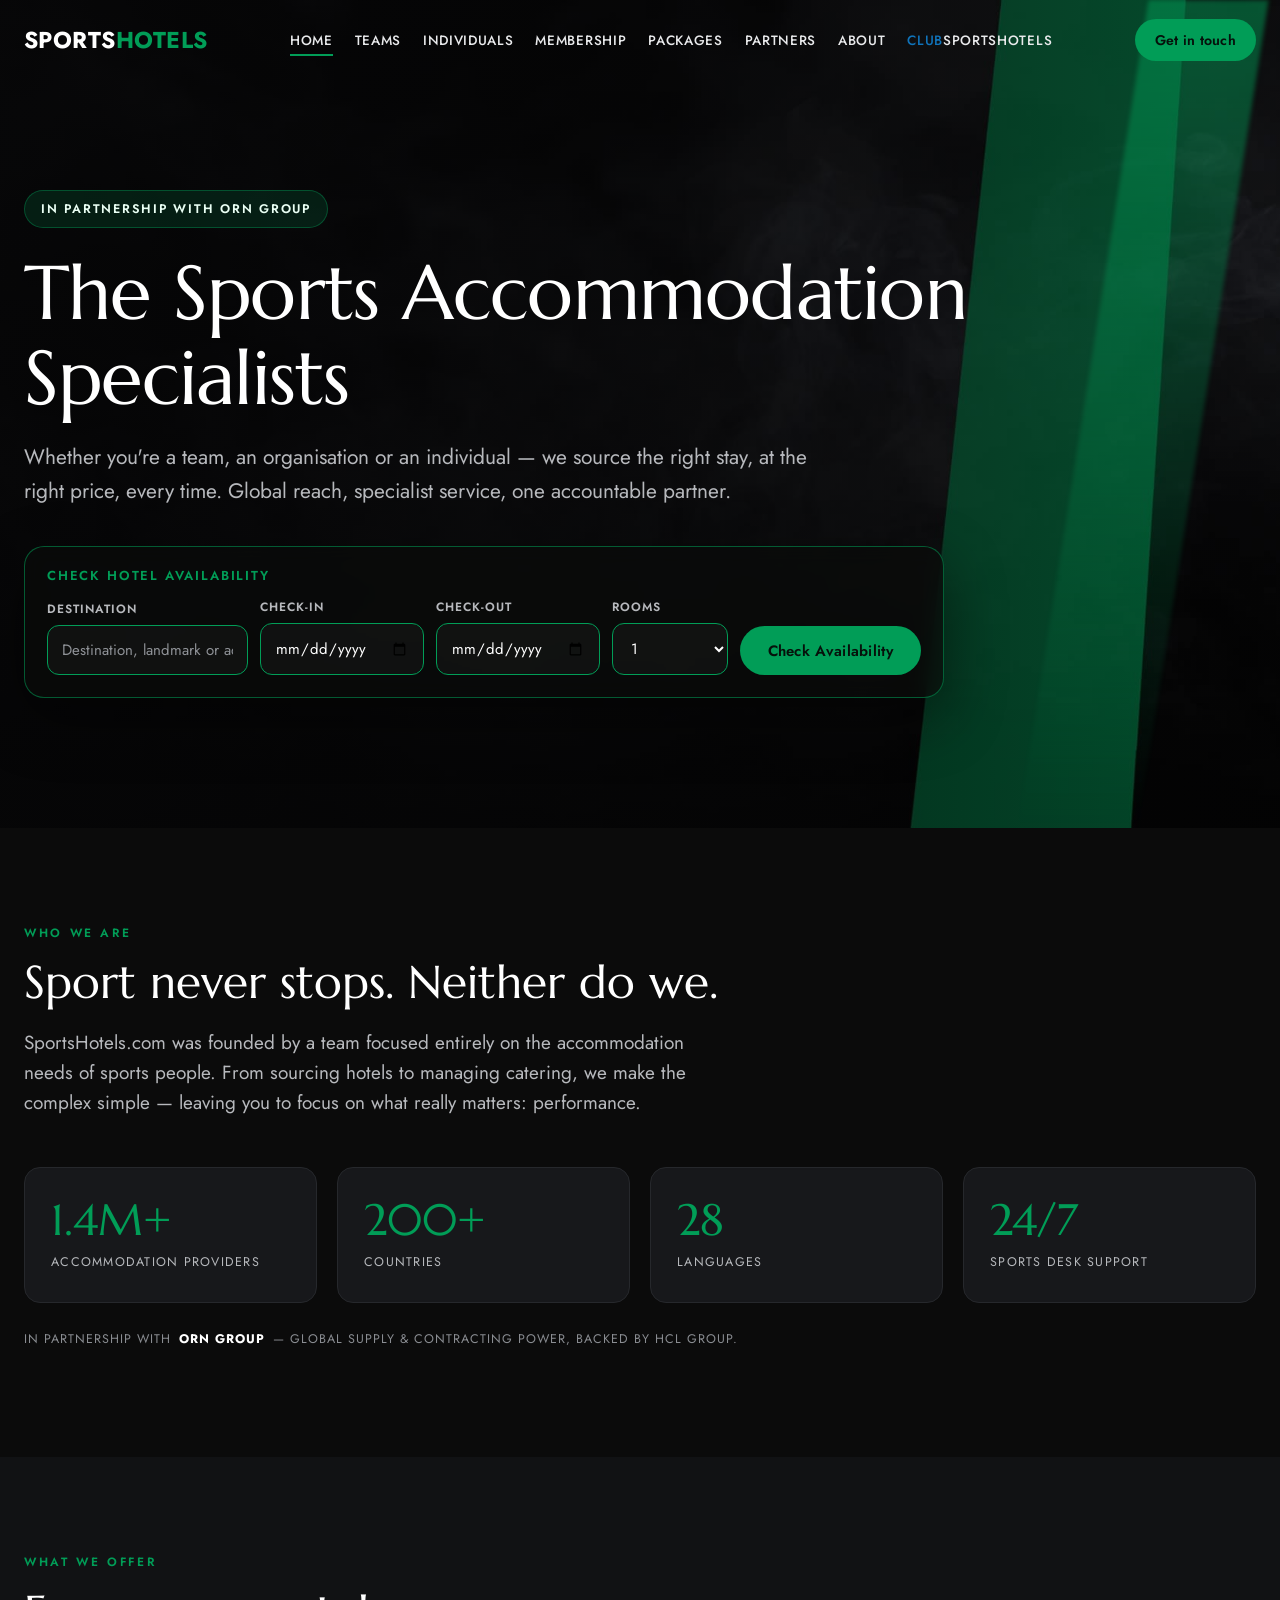
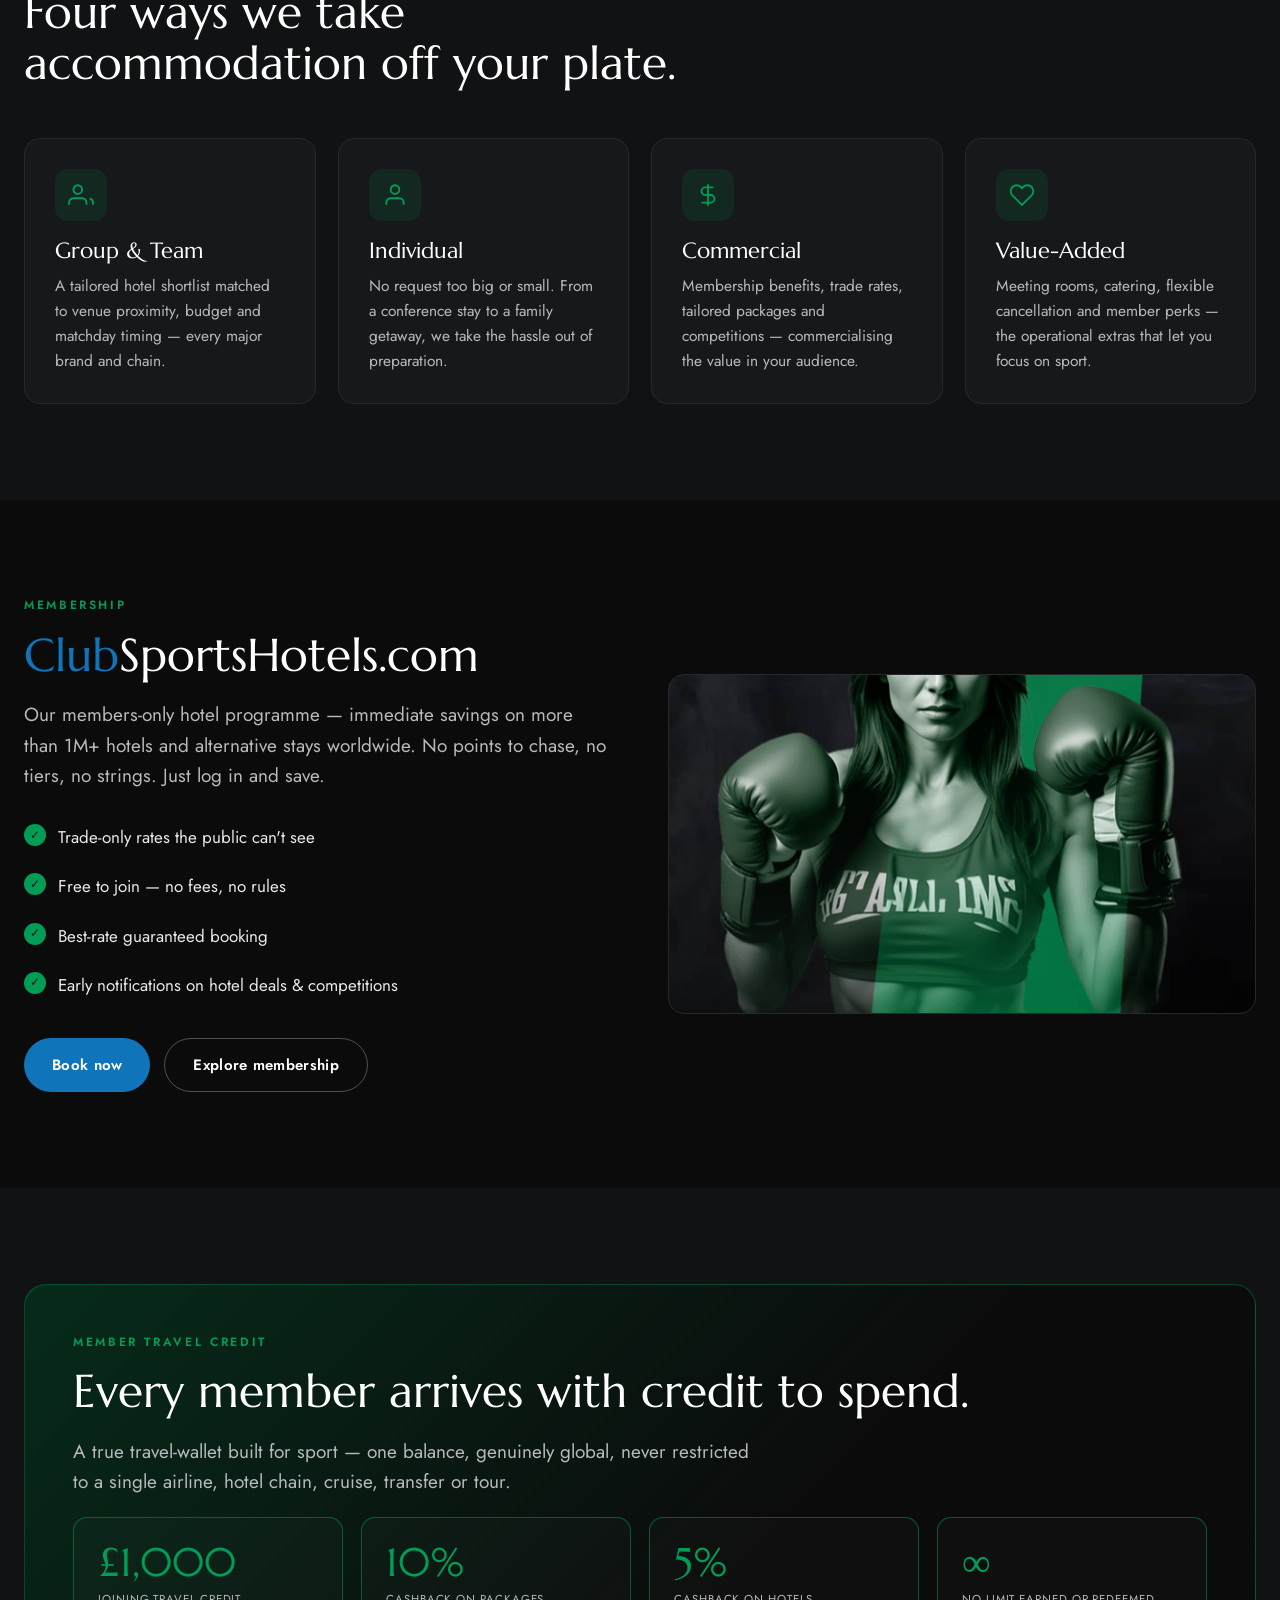
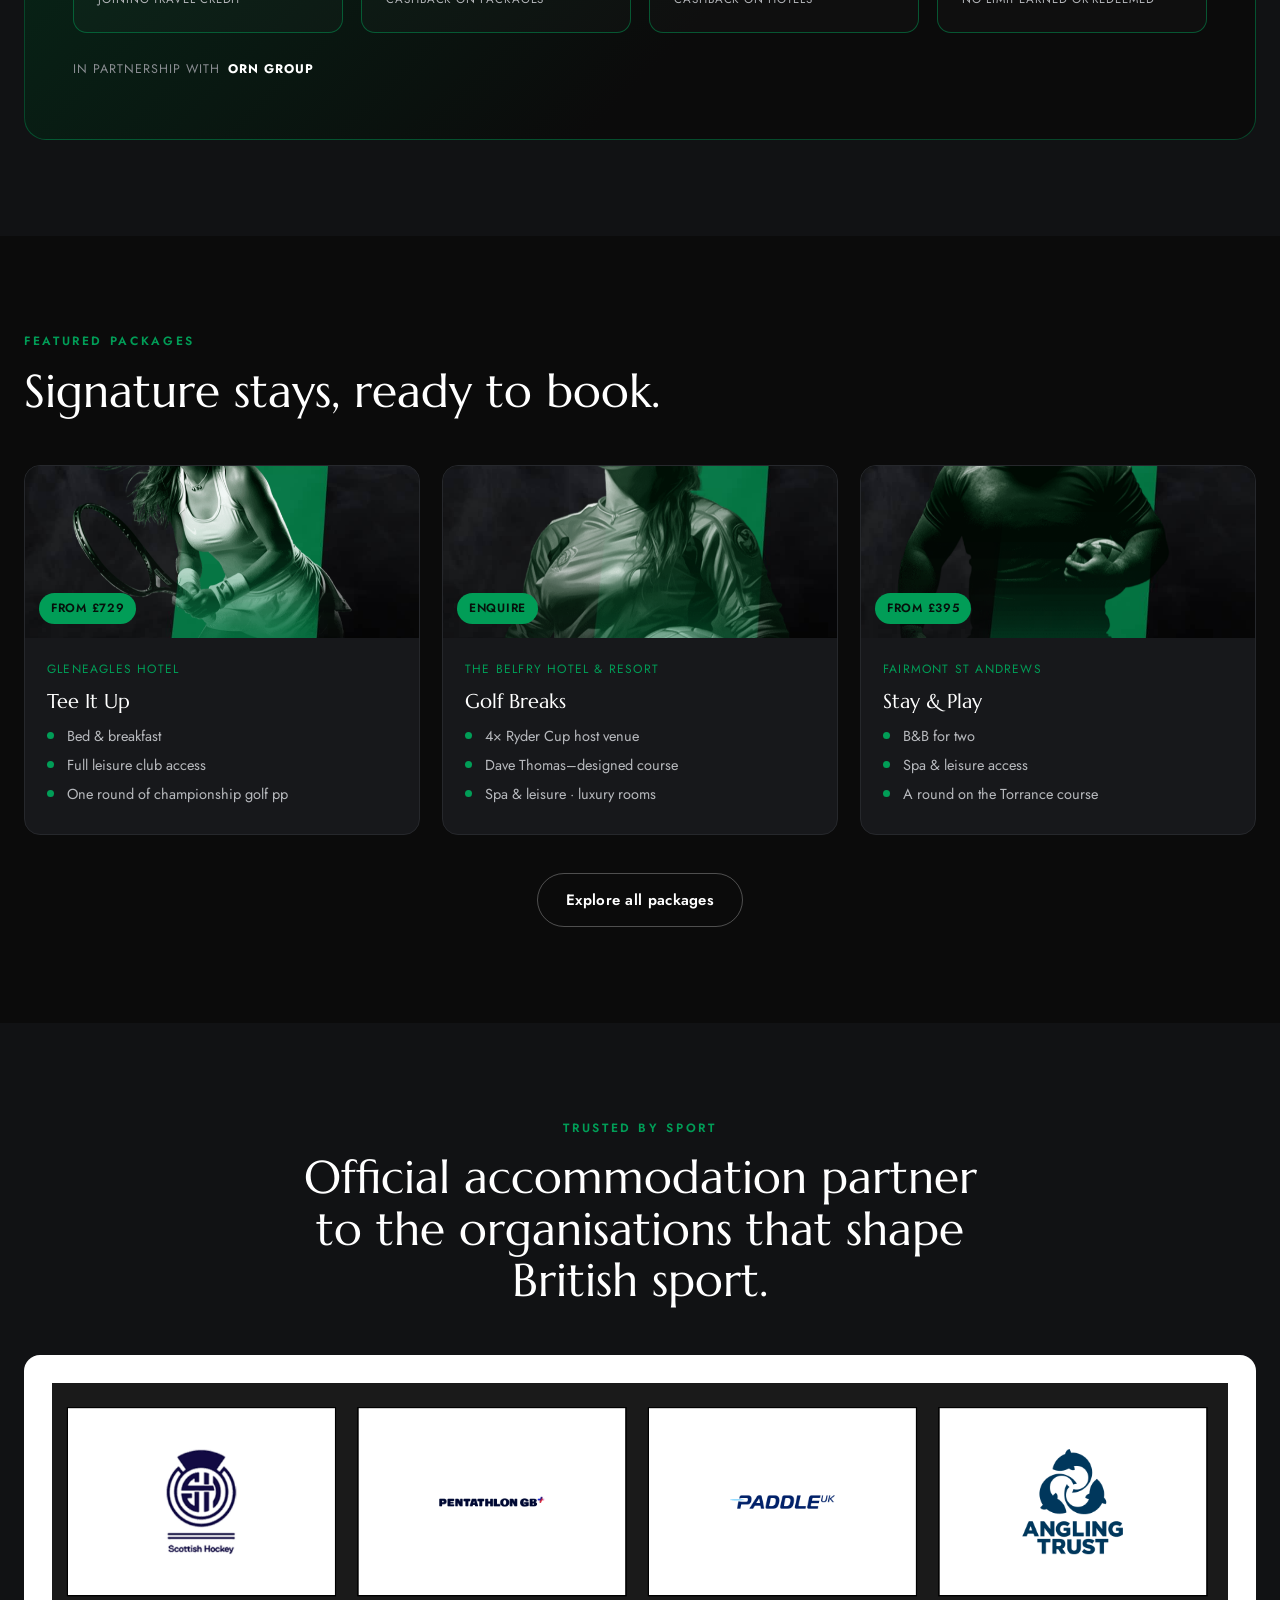
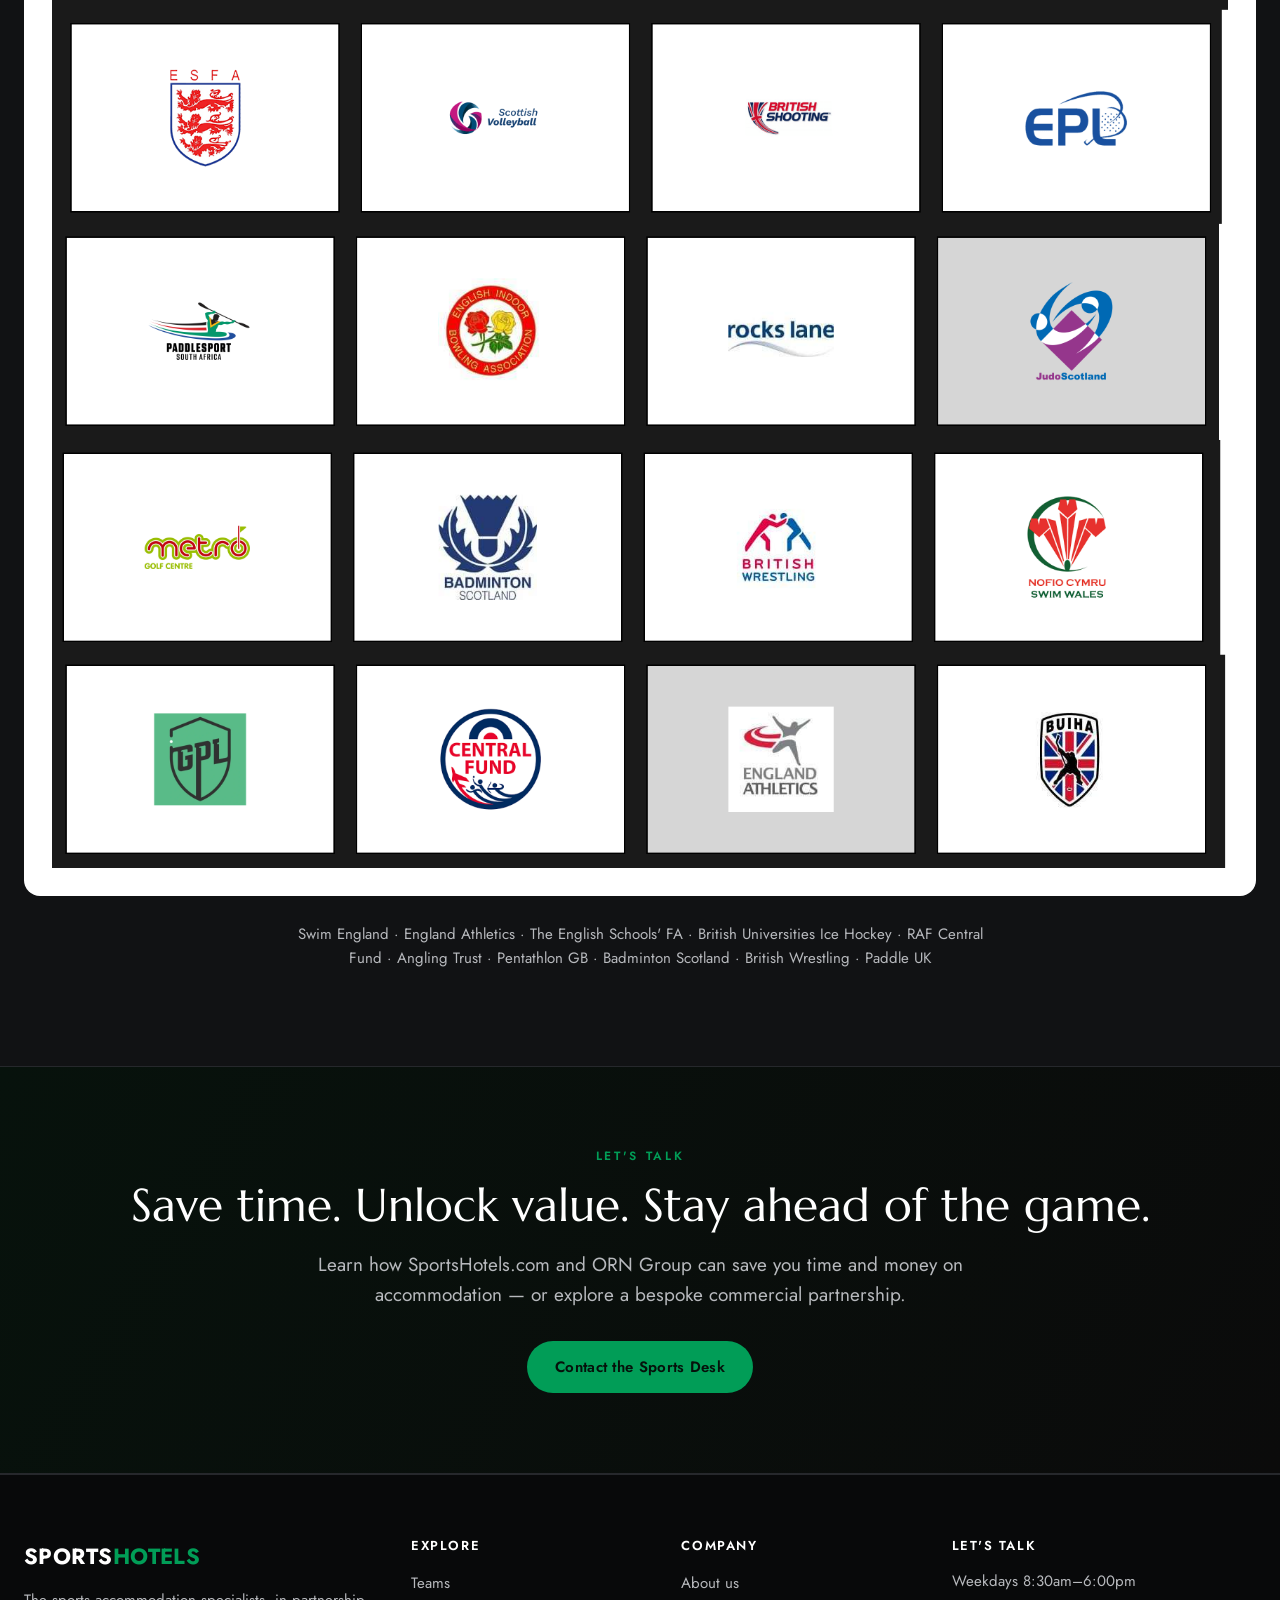
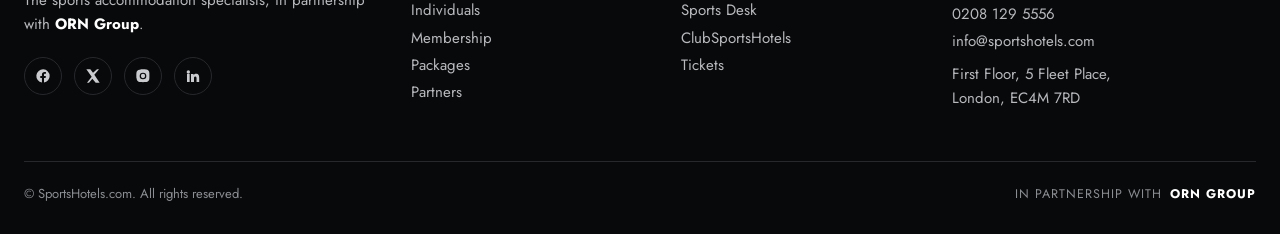
<file: index.html>
<!DOCTYPE html>
<html lang="en-GB">
<head>
<meta charset="UTF-8">
<meta name="viewport" content="width=device-width, initial-scale=1">
<title>SportsHotels.com — The Sports Accommodation Specialists</title>
<meta name="description" content="Whether you're a sports team, an organisation or an individual, SportsHotels.com delivers accommodation to suit any budget — in partnership with ORN Group.">
<link rel="preconnect" href="https://fonts.googleapis.com">
<link rel="preconnect" href="https://fonts.gstatic.com" crossorigin>
<link href="https://fonts.googleapis.com/css2?family=Jost:wght@400;500;600;700&family=Marcellus&display=swap" rel="stylesheet">
<link rel="stylesheet" href="assets/style.css">
</head>
<body>

<!-- HEADER -->
<header class="site-head">
  <div class="wrap nav">
    <a class="brand" href="index.html">SPORTS<span class="dot">HOTELS</span></a>
    <ul class="nav-links">
      <li><a href="index.html" class="active">Home</a></li>
      <li><a href="teams.html">Teams</a></li>
      <li><a href="individuals.html">Individuals</a></li>
      <li><a href="membership.html">Membership</a></li>
      <li><a href="packages.html">Packages</a></li>
      <li><a href="partners.html">Partners</a></li>
      <li><a href="about.html">About</a></li>
      <li><a href="https://clubsportshotels.com/" target="_blank" class="club"><span class="c">Club</span>SportsHotels</a></li>
    </ul>
    <div class="nav-cta">
      <a href="contact.html" class="btn sm desk">Get in touch</a>
      <button class="burger" aria-label="Menu"><span></span><span></span><span></span></button>
    </div>
  </div>
</header>

<!-- HERO -->
<section class="hero" style="background-image:url('img/hero-smoke.jpg')">
  <div class="hero-grad"></div>
  <div class="wrap">
    <span class="hero-tag">In partnership with ORN Group</span>
    <h1>The Sports Accommodation<br>Specialists</h1>
    <p class="lead">Whether you're a team, an organisation or an individual — we source the right stay, at the right price, every time. Global reach, specialist service, one accountable partner.</p>

    <!-- REAL BOOKING WIDGET -> ClubSportsHotels engine -->
    <form class="booking" onsubmit="return shBook(event)">
      <h3>Check hotel availability</h3>
      <div class="bk-grid">
        <div class="bk-field">
          <label for="bk-dest">Destination</label>
          <input id="bk-dest" type="text" placeholder="Destination, landmark or address" autocomplete="off">
        </div>
        <div class="bk-field">
          <label for="bk-ci">Check-in</label>
          <input id="bk-ci" type="date">
        </div>
        <div class="bk-field">
          <label for="bk-co">Check-out</label>
          <input id="bk-co" type="date">
        </div>
        <div class="bk-field">
          <label for="bk-rooms">Rooms</label>
          <select id="bk-rooms">
            <option>1</option><option>2</option><option>3</option><option>4</option>
            <option>5</option><option>6</option><option>7</option><option>8</option><option>9+</option>
          </select>
        </div>
        <button class="btn bk-go" type="submit">Check Availability</button>
      </div>
    </form>
  </div>
</section>

<!-- INTRO + STATS -->
<section class="sec">
  <div class="wrap">
    <div class="sec-head reveal">
      <div class="eyebrow">Who we are</div>
      <h2 class="big">Sport never stops. Neither do we.</h2>
      <p class="lead">SportsHotels.com was founded by a team focused entirely on the accommodation needs of sports people. From sourcing hotels to managing catering, we make the complex simple — leaving you to focus on what really matters: performance.</p>
    </div>
    <div class="stats reveal">
      <div class="stat"><div class="n">1.4M+</div><div class="l">Accommodation providers</div></div>
      <div class="stat"><div class="n">200+</div><div class="l">Countries</div></div>
      <div class="stat"><div class="n">28</div><div class="l">Languages</div></div>
      <div class="stat"><div class="n">24/7</div><div class="l">Sports desk support</div></div>
    </div>
    <p class="orn reveal" style="margin-top:26px">In partnership with <b>ORN Group</b> — global supply &amp; contracting power, backed by HCL Group.</p>
  </div>
</section>

<!-- WHAT WE OFFER -->
<section class="sec alt">
  <div class="wrap">
    <div class="sec-head reveal">
      <div class="eyebrow">What we offer</div>
      <h2 class="big">Four ways we take accommodation off your plate.</h2>
    </div>
    <div class="grid g4">
      <div class="card reveal">
        <div class="ico"><svg viewBox="0 0 24 24"><path d="M17 21v-2a4 4 0 0 0-4-4H5a4 4 0 0 0-4 4v2"/><circle cx="9" cy="7" r="4"/><path d="M23 21v-2a4 4 0 0 0-3-3.87"/></svg></div>
        <h3>Group &amp; Team</h3>
        <p>A tailored hotel shortlist matched to venue proximity, budget and matchday timing — every major brand and chain.</p>
      </div>
      <div class="card reveal">
        <div class="ico"><svg viewBox="0 0 24 24"><path d="M20 21v-2a4 4 0 0 0-4-4H8a4 4 0 0 0-4 4v2"/><circle cx="12" cy="7" r="4"/></svg></div>
        <h3>Individual</h3>
        <p>No request too big or small. From a conference stay to a family getaway, we take the hassle out of preparation.</p>
      </div>
      <div class="card reveal">
        <div class="ico"><svg viewBox="0 0 24 24"><path d="M12 2v20M17 5H9.5a3.5 3.5 0 0 0 0 7h5a3.5 3.5 0 0 1 0 7H6"/></svg></div>
        <h3>Commercial</h3>
        <p>Membership benefits, trade rates, tailored packages and competitions — commercialising the value in your audience.</p>
      </div>
      <div class="card reveal">
        <div class="ico"><svg viewBox="0 0 24 24"><path d="M20.84 4.61a5.5 5.5 0 0 0-7.78 0L12 5.67l-1.06-1.06a5.5 5.5 0 0 0-7.78 7.78L12 21.23l8.84-8.84a5.5 5.5 0 0 0 0-7.78z"/></svg></div>
        <h3>Value-Added</h3>
        <p>Meeting rooms, catering, flexible cancellation and member perks — the operational extras that let you focus on sport.</p>
      </div>
    </div>
  </div>
</section>

<!-- CLUB / MEMBERSHIP -->
<section class="sec">
  <div class="wrap">
    <div class="split">
      <div class="txt reveal">
        <div class="eyebrow">Membership</div>
        <h2 class="big"><span class="blue">Club</span>SportsHotels.com</h2>
        <p class="lead">Our members-only hotel programme — immediate savings on more than 1M+ hotels and alternative stays worldwide. No points to chase, no tiers, no strings. Just log in and save.</p>
        <ul class="feature-list">
          <li>Trade-only rates the public can't see</li>
          <li>Free to join — no fees, no rules</li>
          <li>Best-rate guaranteed booking</li>
          <li>Early notifications on hotel deals &amp; competitions</li>
        </ul>
        <div style="margin-top:28px;display:flex;gap:14px;flex-wrap:wrap">
          <a href="https://accommodation.clubsportshotels.com/Search" target="_blank" class="btn blue">Book now</a>
          <a href="membership.html" class="btn ghost">Explore membership</a>
        </div>
      </div>
      <div class="media" style="background-image:url('img/boxer-f.png')"></div>
    </div>
  </div>
</section>

<!-- CREDIT PROGRAMME BAND -->
<section class="sec alt">
  <div class="wrap">
    <div class="band reveal">
      <div class="eyebrow">Member travel credit</div>
      <h2 class="big">Every member arrives with credit to spend.</h2>
      <p class="lead">A true travel-wallet built for sport — one balance, genuinely global, never restricted to a single airline, hotel chain, cruise, transfer or tour.</p>
      <div class="credit">
        <div class="c"><div class="big">£1,000</div><div class="lab">Joining travel credit</div></div>
        <div class="c"><div class="big">10%</div><div class="lab">Cashback on packages</div></div>
        <div class="c"><div class="big">5%</div><div class="lab">Cashback on hotels</div></div>
        <div class="c"><div class="big">∞</div><div class="lab">No limit earned or redeemed</div></div>
      </div>
      <p class="orn" style="margin-top:26px">In partnership with <b>ORN Group</b></p>
    </div>
  </div>
</section>

<!-- FEATURED PACKAGES -->
<section class="sec">
  <div class="wrap">
    <div class="sec-head reveal">
      <div class="eyebrow">Featured packages</div>
      <h2 class="big">Signature stays, ready to book.</h2>
    </div>
    <div class="grid g3">
      <a class="pkg reveal" href="packages.html">
        <div class="ph" style="background-image:url('img/gk.png')"><span class="tagpill">FROM £729</span></div>
        <div class="pc"><div class="loc">Gleneagles Hotel</div><h3>Tee It Up</h3>
          <ul><li>Bed &amp; breakfast</li><li>Full leisure club access</li><li>One round of championship golf pp</li></ul></div>
      </a>
      <a class="pkg reveal" href="packages.html">
        <div class="ph" style="background-image:url('img/tennis.png')"><span class="tagpill">ENQUIRE</span></div>
        <div class="pc"><div class="loc">The Belfry Hotel &amp; Resort</div><h3>Golf Breaks</h3>
          <ul><li>4× Ryder Cup host venue</li><li>Dave Thomas–designed course</li><li>Spa &amp; leisure · luxury rooms</li></ul></div>
      </a>
      <a class="pkg reveal" href="packages.html">
        <div class="ph" style="background-image:url('img/rugby.png')"><span class="tagpill">FROM £395</span></div>
        <div class="pc"><div class="loc">Fairmont St Andrews</div><h3>Stay &amp; Play</h3>
          <ul><li>B&amp;B for two</li><li>Spa &amp; leisure access</li><li>A round on the Torrance course</li></ul></div>
      </a>
    </div>
    <div class="center" style="margin-top:38px"><a href="packages.html" class="btn ghost">Explore all packages</a></div>
  </div>
</section>

<!-- PARTNERS -->
<section class="sec alt">
  <div class="wrap">
    <div class="sec-head center reveal">
      <div class="eyebrow">Trusted by sport</div>
      <h2 class="big">Official accommodation partner to the organisations that shape British sport.</h2>
    </div>
    <div class="logos reveal"><img src="img/partners-wall.png" alt="SportsHotels partners"></div>
    <p class="partner-names reveal">Swim England · England Athletics · The English Schools' FA · British Universities Ice Hockey · RAF Central Fund · Angling Trust · Pentathlon GB · Badminton Scotland · British Wrestling · Paddle UK</p>
  </div>
</section>

<!-- CTA -->
<section class="cta">
  <div class="wrap reveal">
    <div class="eyebrow">Let's talk</div>
    <h2 class="big">Save time. Unlock value. Stay ahead of the game.</h2>
    <p class="lead center" style="margin:0 auto 30px">Learn how SportsHotels.com and ORN Group can save you time and money on accommodation — or explore a bespoke commercial partnership.</p>
    <a href="contact.html" class="btn">Contact the Sports Desk</a>
  </div>
</section>

<!-- FOOTER -->
<footer class="foot">
  <div class="wrap">
    <div class="foot-grid">
      <div>
        <div class="brand">SPORTS<span class="dot">HOTELS</span></div>
        <p>The sports accommodation specialists, in partnership with <b style="color:#fff">ORN Group</b>.</p>
        <div class="social">
          <a href="https://www.facebook.com/sportshotelscom" aria-label="Facebook"><svg viewBox="0 0 24 24"><path d="M22 12a10 10 0 1 0-11.6 9.9v-7H7.9V12h2.5V9.8c0-2.5 1.5-3.9 3.8-3.9 1.1 0 2.2.2 2.2.2v2.5h-1.3c-1.2 0-1.6.8-1.6 1.6V12h2.8l-.4 2.9h-2.4v7A10 10 0 0 0 22 12z"/></svg></a>
          <a href="https://x.com/Sportshotels_" aria-label="X"><svg viewBox="0 0 24 24"><path d="M18 2h3l-7 8 8 12h-6l-5-6-5 6H3l7-9L2 2h6l4 5 6-5z"/></svg></a>
          <a href="https://www.instagram.com/sportshotels/" aria-label="Instagram"><svg viewBox="0 0 24 24"><path d="M12 2c2.7 0 3 0 4.1.1 1 0 1.7.2 2.3.4.6.3 1.1.6 1.6 1.1s.8 1 1.1 1.6c.2.6.4 1.3.4 2.3.1 1.1.1 1.4.1 4.1s0 3-.1 4.1c0 1-.2 1.7-.4 2.3a4.5 4.5 0 0 1-1.1 1.6 4.5 4.5 0 0 1-1.6 1.1c-.6.2-1.3.4-2.3.4-1.1.1-1.4.1-4.1.1s-3 0-4.1-.1c-1 0-1.7-.2-2.3-.4a4.5 4.5 0 0 1-1.6-1.1 4.5 4.5 0 0 1-1.1-1.6c-.2-.6-.4-1.3-.4-2.3C2 15 2 14.7 2 12s0-3 .1-4.1c0-1 .2-1.7.4-2.3A4.5 4.5 0 0 1 3.6 4a4.5 4.5 0 0 1 1.6-1.1c.6-.2 1.3-.4 2.3-.4C8.6 2 9 2 12 2zm0 5a5 5 0 1 0 0 10 5 5 0 0 0 0-10zm0 8.2a3.2 3.2 0 1 1 0-6.4 3.2 3.2 0 0 1 0 6.4zm5.3-8.4a1.2 1.2 0 1 1-2.4 0 1.2 1.2 0 0 1 2.4 0z"/></svg></a>
          <a href="https://uk.linkedin.com/company/sportshotels-com" aria-label="LinkedIn"><svg viewBox="0 0 24 24"><path d="M4.98 3.5A2.5 2.5 0 1 0 5 8.5a2.5 2.5 0 0 0 0-5zM3 9h4v12H3zM9 9h3.8v1.7h.1c.5-1 1.8-2 3.7-2 4 0 4.7 2.6 4.7 6V21h-4v-5.3c0-1.3 0-2.9-1.8-2.9s-2 1.4-2 2.8V21H9z"/></svg></a>
        </div>
      </div>
      <div>
        <h4>Explore</h4>
        <a href="teams.html">Teams</a><br>
        <a href="individuals.html">Individuals</a><br>
        <a href="membership.html">Membership</a><br>
        <a href="packages.html">Packages</a><br>
        <a href="partners.html">Partners</a>
      </div>
      <div>
        <h4>Company</h4>
        <a href="about.html">About us</a><br>
        <a href="contact.html">Sports Desk</a><br>
        <a href="https://clubsportshotels.com/" target="_blank">ClubSportsHotels</a><br>
        <a href="https://sportshotels.tickets-partners.com/" target="_blank">Tickets</a>
      </div>
      <div>
        <h4>Let's talk</h4>
        <p>Weekdays 8:30am–6:00pm</p>
        <a href="tel:02081295556">0208 129 5556</a><br>
        <a href="mailto:info@sportshotels.com">info@sportshotels.com</a>
        <p>First Floor, 5 Fleet Place,<br>London, EC4M 7RD</p>
      </div>
    </div>
    <div class="foot-bottom">
      <span>© SportsHotels.com. All rights reserved.</span>
      <span class="orn">In partnership with <b>ORN Group</b></span>
    </div>
  </div>
</footer>

<script src="assets/app.js"></script>
</body>
</html>
</file>
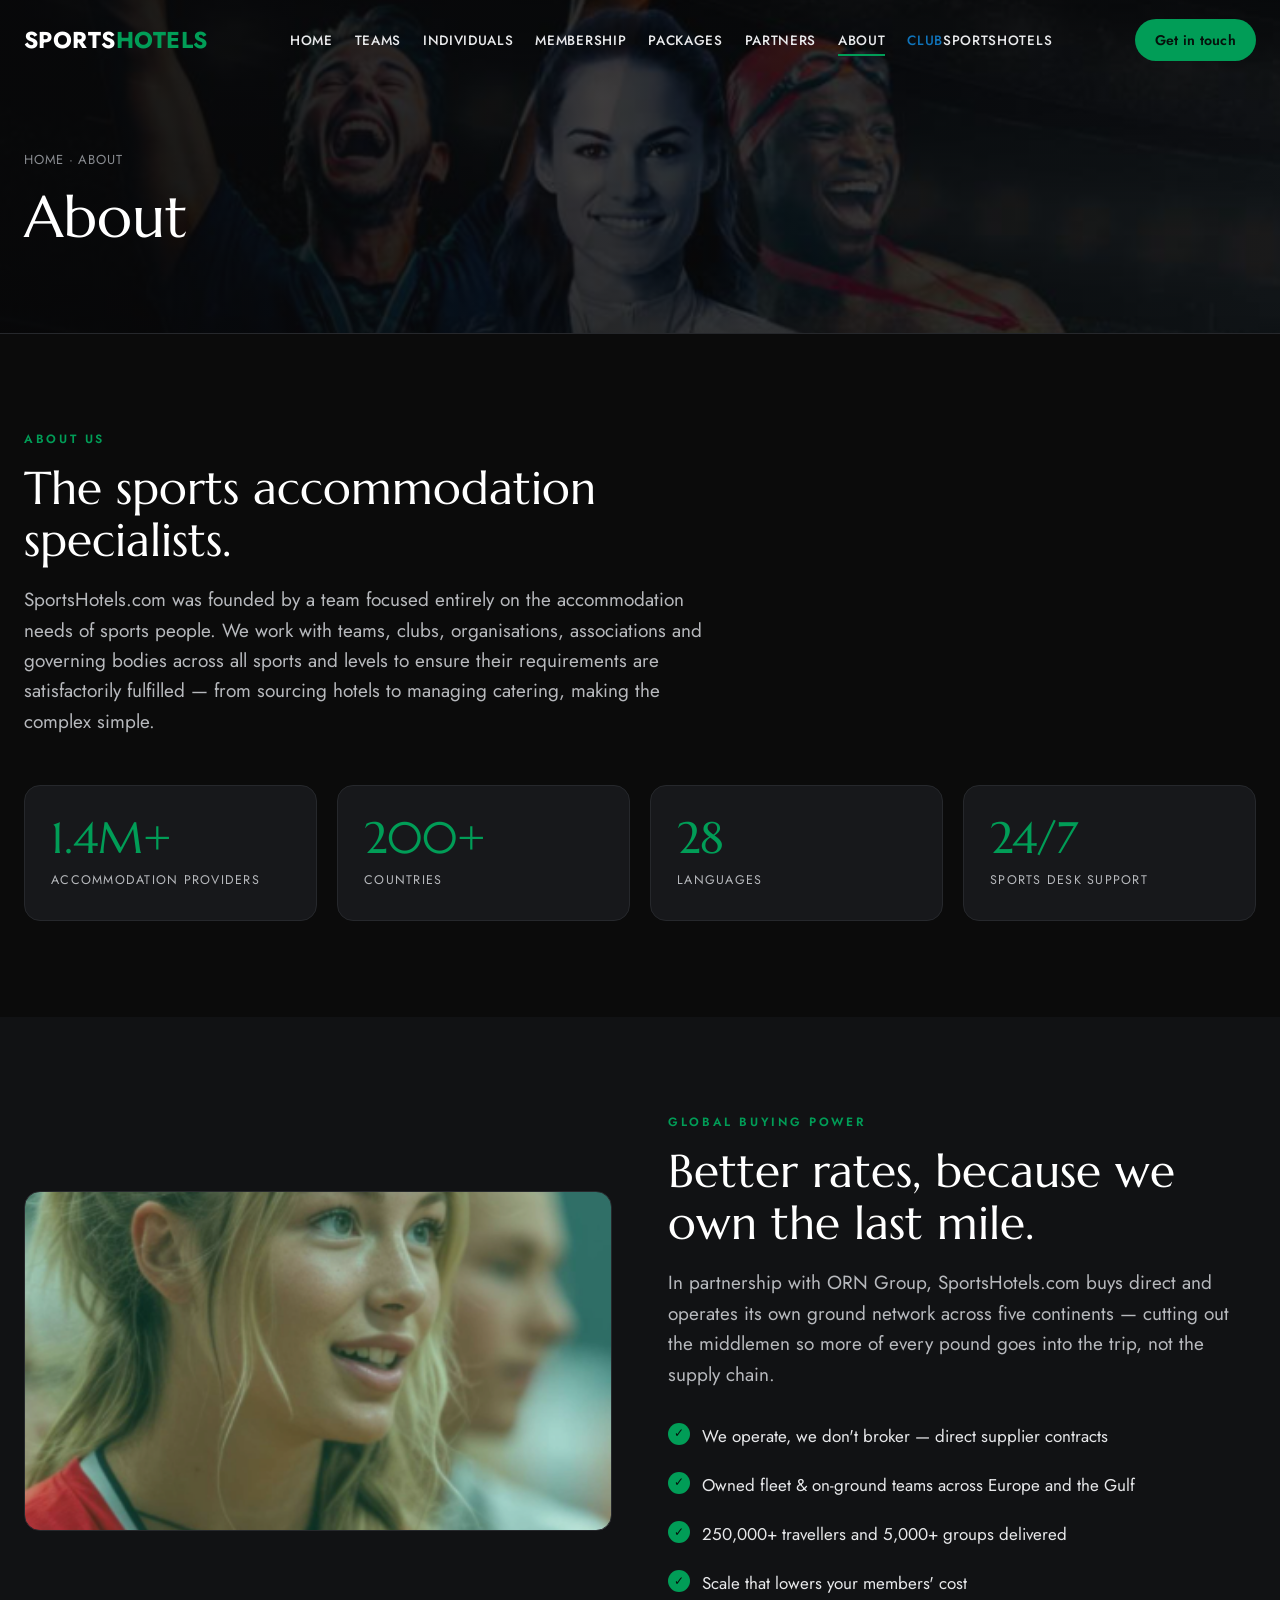
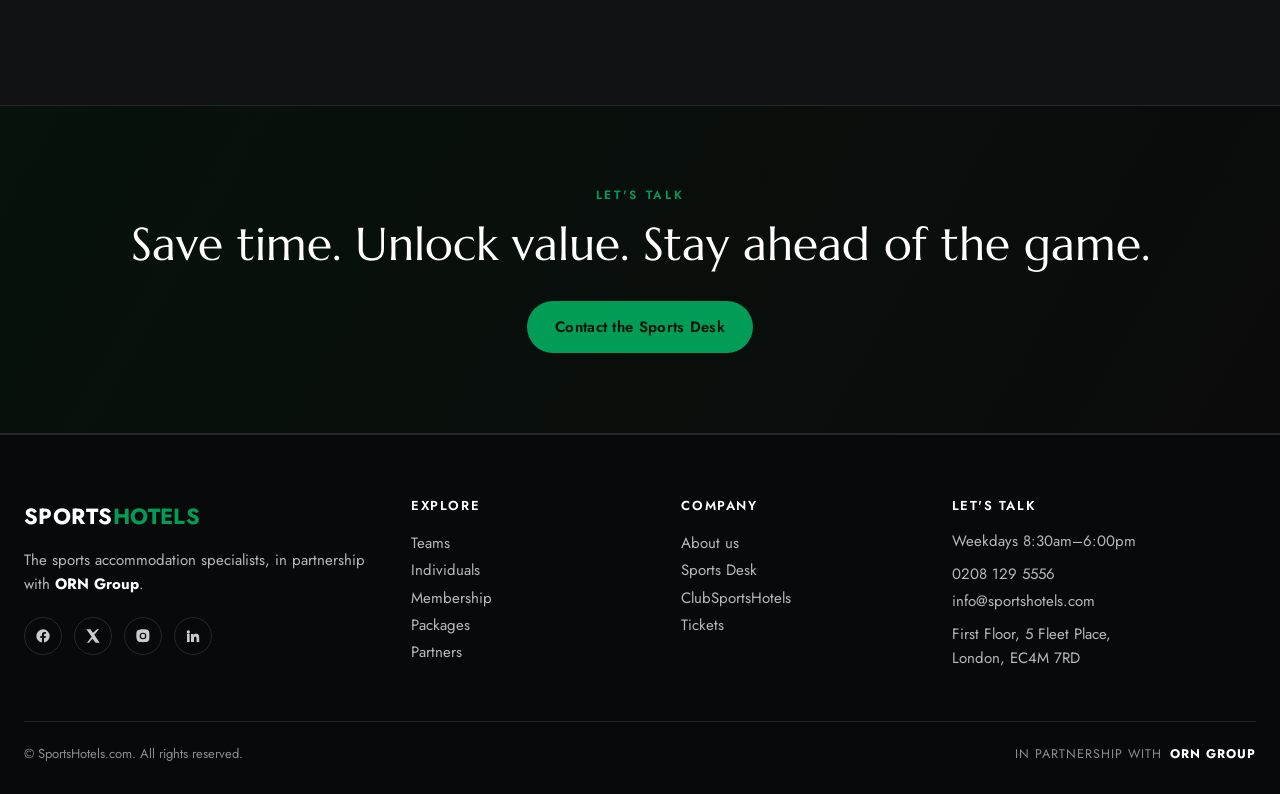
<file: about.html>
<!DOCTYPE html>
<html lang="en-GB">
<head>
<meta charset="UTF-8">
<meta name="viewport" content="width=device-width, initial-scale=1">
<title>About — SportsHotels.com</title>
<meta name="description" content="The sports accommodation specialists — global buying power in partnership with ORN Group.">
<link rel="preconnect" href="https://fonts.googleapis.com">
<link rel="preconnect" href="https://fonts.gstatic.com" crossorigin>
<link href="https://fonts.googleapis.com/css2?family=Jost:wght@400;500;600;700&family=Marcellus&display=swap" rel="stylesheet">
<link rel="stylesheet" href="assets/style.css">
</head>
<body>
<!-- HEADER -->
<header class="site-head">
  <div class="wrap nav">
    <a class="brand" href="index.html">SPORTS<span class="dot">HOTELS</span></a>
    <ul class="nav-links">
      <li><a href="index.html">Home</a></li>
      <li><a href="teams.html">Teams</a></li>
      <li><a href="individuals.html">Individuals</a></li>
      <li><a href="membership.html">Membership</a></li>
      <li><a href="packages.html">Packages</a></li>
      <li><a href="partners.html">Partners</a></li>
      <li><a href="about.html" class="active">About</a></li>
      <li><a href="https://clubsportshotels.com/" target="_blank" class="club"><span class="c">Club</span>SportsHotels</a></li>
    </ul>
    <div class="nav-cta">
      <a href="contact.html" class="btn sm desk">Get in touch</a>
      <button class="burger" aria-label="Menu"><span></span><span></span><span></span></button>
    </div>
  </div>
</header>


<section class="phero" style="background-image:url('img/medals.png')">
  <div class="wrap"><div class="crumbs"><a href="index.html">Home</a> · About</div><h1>About</h1></div>
</section>

<section class="sec"><div class="wrap">
 <div class="sec-head reveal"><div class="eyebrow">About us</div>
 <h2 class="big">The sports accommodation specialists.</h2>
 <p class="lead">SportsHotels.com was founded by a team focused entirely on the accommodation needs of sports people. We work with teams, clubs, organisations, associations and governing bodies across all sports and levels to ensure their requirements are satisfactorily fulfilled — from sourcing hotels to managing catering, making the complex simple.</p></div>
 <div class="stats reveal">
  <div class="stat"><div class="n">1.4M+</div><div class="l">Accommodation providers</div></div>
  <div class="stat"><div class="n">200+</div><div class="l">Countries</div></div>
  <div class="stat"><div class="n">28</div><div class="l">Languages</div></div>
  <div class="stat"><div class="n">24/7</div><div class="l">Sports desk support</div></div>
 </div>
</div></section>
<section class="sec alt"><div class="wrap">
 <div class="split rev">
  <div class="txt reveal">
   <div class="eyebrow">Global buying power</div>
   <h2 class="big">Better rates, because we own the last mile.</h2>
   <p class="lead">In partnership with ORN Group, SportsHotels.com buys direct and operates its own ground network across five continents — cutting out the middlemen so more of every pound goes into the trip, not the supply chain.</p>
   <ul class="feature-list">
    <li>We operate, we don't broker — direct supplier contracts</li>
    <li>Owned fleet &amp; on-ground teams across Europe and the Gulf</li>
    <li>250,000+ travellers and 5,000+ groups delivered</li>
    <li>Scale that lowers your members' cost</li>
   </ul>
  </div>
  <div class="media tint" style="background-image:url('img/ski-lobby.png')"></div>
 </div>
</div></section>
<section class="cta"><div class="wrap reveal center"><div class="eyebrow">Let's talk</div><h2 class="big">Save time. Unlock value. Stay ahead of the game.</h2><a href="contact.html" class="btn" style="margin-top:12px">Contact the Sports Desk</a></div></section>

<!-- FOOTER -->
<footer class="foot">
  <div class="wrap">
    <div class="foot-grid">
      <div>
        <div class="brand">SPORTS<span class="dot">HOTELS</span></div>
        <p>The sports accommodation specialists, in partnership with <b style="color:#fff">ORN Group</b>.</p>
        <div class="social">
          <a href="https://www.facebook.com/sportshotelscom" aria-label="Facebook"><svg viewBox="0 0 24 24"><path d="M22 12a10 10 0 1 0-11.6 9.9v-7H7.9V12h2.5V9.8c0-2.5 1.5-3.9 3.8-3.9 1.1 0 2.2.2 2.2.2v2.5h-1.3c-1.2 0-1.6.8-1.6 1.6V12h2.8l-.4 2.9h-2.4v7A10 10 0 0 0 22 12z"/></svg></a>
          <a href="https://x.com/Sportshotels_" aria-label="X"><svg viewBox="0 0 24 24"><path d="M18 2h3l-7 8 8 12h-6l-5-6-5 6H3l7-9L2 2h6l4 5 6-5z"/></svg></a>
          <a href="https://www.instagram.com/sportshotels/" aria-label="Instagram"><svg viewBox="0 0 24 24"><path d="M12 2c2.7 0 3 0 4.1.1 1 0 1.7.2 2.3.4.6.3 1.1.6 1.6 1.1s.8 1 1.1 1.6c.2.6.4 1.3.4 2.3.1 1.1.1 1.4.1 4.1s0 3-.1 4.1c0 1-.2 1.7-.4 2.3a4.5 4.5 0 0 1-1.1 1.6 4.5 4.5 0 0 1-1.6 1.1c-.6.2-1.3.4-2.3.4-1.1.1-1.4.1-4.1.1s-3 0-4.1-.1c-1 0-1.7-.2-2.3-.4a4.5 4.5 0 0 1-1.6-1.1 4.5 4.5 0 0 1-1.1-1.6c-.2-.6-.4-1.3-.4-2.3C2 15 2 14.7 2 12s0-3 .1-4.1c0-1 .2-1.7.4-2.3A4.5 4.5 0 0 1 3.6 4a4.5 4.5 0 0 1 1.6-1.1c.6-.2 1.3-.4 2.3-.4C8.6 2 9 2 12 2zm0 5a5 5 0 1 0 0 10 5 5 0 0 0 0-10zm0 8.2a3.2 3.2 0 1 1 0-6.4 3.2 3.2 0 0 1 0 6.4zm5.3-8.4a1.2 1.2 0 1 1-2.4 0 1.2 1.2 0 0 1 2.4 0z"/></svg></a>
          <a href="https://uk.linkedin.com/company/sportshotels-com" aria-label="LinkedIn"><svg viewBox="0 0 24 24"><path d="M4.98 3.5A2.5 2.5 0 1 0 5 8.5a2.5 2.5 0 0 0 0-5zM3 9h4v12H3zM9 9h3.8v1.7h.1c.5-1 1.8-2 3.7-2 4 0 4.7 2.6 4.7 6V21h-4v-5.3c0-1.3 0-2.9-1.8-2.9s-2 1.4-2 2.8V21H9z"/></svg></a>
        </div>
      </div>
      <div>
        <h4>Explore</h4>
        <a href="teams.html">Teams</a><br>
        <a href="individuals.html">Individuals</a><br>
        <a href="membership.html">Membership</a><br>
        <a href="packages.html">Packages</a><br>
        <a href="partners.html">Partners</a>
      </div>
      <div>
        <h4>Company</h4>
        <a href="about.html">About us</a><br>
        <a href="contact.html">Sports Desk</a><br>
        <a href="https://clubsportshotels.com/" target="_blank">ClubSportsHotels</a><br>
        <a href="https://sportshotels.tickets-partners.com/" target="_blank">Tickets</a>
      </div>
      <div>
        <h4>Let's talk</h4>
        <p>Weekdays 8:30am–6:00pm</p>
        <a href="tel:02081295556">0208 129 5556</a><br>
        <a href="mailto:info@sportshotels.com">info@sportshotels.com</a>
        <p>First Floor, 5 Fleet Place,<br>London, EC4M 7RD</p>
      </div>
    </div>
    <div class="foot-bottom">
      <span>© SportsHotels.com. All rights reserved.</span>
      <span class="orn">In partnership with <b>ORN Group</b></span>
    </div>
  </div>
</footer>


<script src="assets/app.js"></script>
</body></html>
</file>
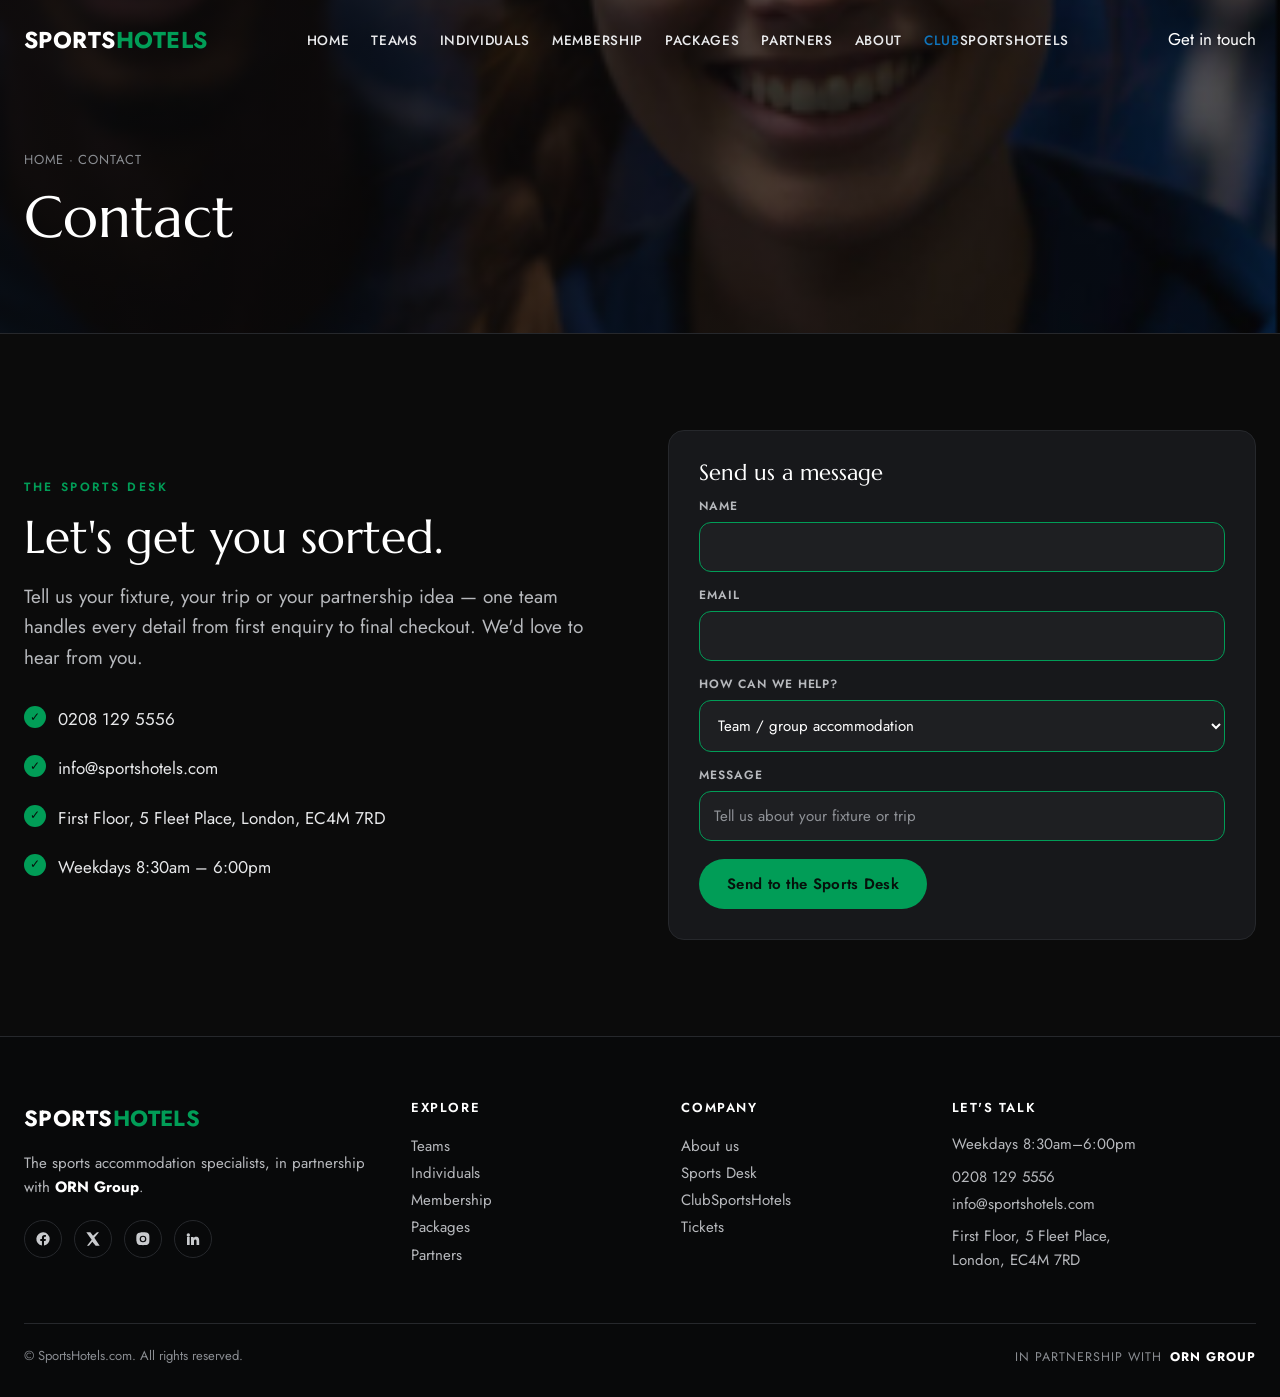
<file: contact.html>
<!DOCTYPE html>
<html lang="en-GB">
<head>
<meta charset="UTF-8">
<meta name="viewport" content="width=device-width, initial-scale=1">
<title>Contact — SportsHotels.com</title>
<meta name="description" content="Contact the SportsHotels Sports Desk — team accommodation, individual bookings and partnership enquiries.">
<link rel="preconnect" href="https://fonts.googleapis.com">
<link rel="preconnect" href="https://fonts.gstatic.com" crossorigin>
<link href="https://fonts.googleapis.com/css2?family=Jost:wght@400;500;600;700&family=Marcellus&display=swap" rel="stylesheet">
<link rel="stylesheet" href="assets/style.css">
</head>
<body>
<!-- HEADER -->
<header class="site-head">
  <div class="wrap nav">
    <a class="brand" href="index.html">SPORTS<span class="dot">HOTELS</span></a>
    <ul class="nav-links">
      <li><a href="index.html">Home</a></li>
      <li><a href="teams.html">Teams</a></li>
      <li><a href="individuals.html">Individuals</a></li>
      <li><a href="membership.html">Membership</a></li>
      <li><a href="packages.html">Packages</a></li>
      <li><a href="partners.html">Partners</a></li>
      <li><a href="about.html">About</a></li>
      <li><a href="https://clubsportshotels.com/" target="_blank" class="club"><span class="c">Club</span>SportsHotels</a></li>
    </ul>
    <div class="nav-cta">
      <a href="contact.html" class="active" class="btn sm desk">Get in touch</a>
      <button class="burger" aria-label="Menu"><span></span><span></span><span></span></button>
    </div>
  </div>
</header>


<section class="phero" style="background-image:url('img/athletes2.png')">
  <div class="wrap"><div class="crumbs"><a href="index.html">Home</a> · Contact</div><h1>Contact</h1></div>
</section>

<section class="sec"><div class="wrap">
 <div class="split">
  <div class="txt reveal">
   <div class="eyebrow">The Sports Desk</div>
   <h2 class="big">Let's get you sorted.</h2>
   <p class="lead">Tell us your fixture, your trip or your partnership idea — one team handles every detail from first enquiry to final checkout. We'd love to hear from you.</p>
   <ul class="feature-list">
    <li><a href="tel:02081295556">0208 129 5556</a></li>
    <li><a href="mailto:info@sportshotels.com">info@sportshotels.com</a></li>
    <li>First Floor, 5 Fleet Place, London, EC4M 7RD</li>
    <li>Weekdays 8:30am – 6:00pm</li>
   </ul>
  </div>
  <div class="card reveal">
   <h3>Send us a message</h3>
   <form onsubmit="event.preventDefault();this.querySelector('.done').style.display='block';">
    <div class="bk-field" style="margin-bottom:14px"><label>Name</label><input type="text" required></div>
    <div class="bk-field" style="margin-bottom:14px"><label>Email</label><input type="email" required></div>
    <div class="bk-field" style="margin-bottom:14px"><label>How can we help?</label>
     <select><option>Team / group accommodation</option><option>Individual booking</option><option>Membership &amp; credit</option><option>Partnership enquiry</option></select></div>
    <div class="bk-field" style="margin-bottom:18px"><label>Message</label>
     <input type="text" placeholder="Tell us about your fixture or trip"></div>
    <button class="btn" type="submit">Send to the Sports Desk</button>
    <p class="done" style="display:none;color:var(--green);margin-top:14px">Thanks — the Sports Desk will be in touch shortly.</p>
   </form>
  </div>
 </div>
</div></section>

<!-- FOOTER -->
<footer class="foot">
  <div class="wrap">
    <div class="foot-grid">
      <div>
        <div class="brand">SPORTS<span class="dot">HOTELS</span></div>
        <p>The sports accommodation specialists, in partnership with <b style="color:#fff">ORN Group</b>.</p>
        <div class="social">
          <a href="https://www.facebook.com/sportshotelscom" aria-label="Facebook"><svg viewBox="0 0 24 24"><path d="M22 12a10 10 0 1 0-11.6 9.9v-7H7.9V12h2.5V9.8c0-2.5 1.5-3.9 3.8-3.9 1.1 0 2.2.2 2.2.2v2.5h-1.3c-1.2 0-1.6.8-1.6 1.6V12h2.8l-.4 2.9h-2.4v7A10 10 0 0 0 22 12z"/></svg></a>
          <a href="https://x.com/Sportshotels_" aria-label="X"><svg viewBox="0 0 24 24"><path d="M18 2h3l-7 8 8 12h-6l-5-6-5 6H3l7-9L2 2h6l4 5 6-5z"/></svg></a>
          <a href="https://www.instagram.com/sportshotels/" aria-label="Instagram"><svg viewBox="0 0 24 24"><path d="M12 2c2.7 0 3 0 4.1.1 1 0 1.7.2 2.3.4.6.3 1.1.6 1.6 1.1s.8 1 1.1 1.6c.2.6.4 1.3.4 2.3.1 1.1.1 1.4.1 4.1s0 3-.1 4.1c0 1-.2 1.7-.4 2.3a4.5 4.5 0 0 1-1.1 1.6 4.5 4.5 0 0 1-1.6 1.1c-.6.2-1.3.4-2.3.4-1.1.1-1.4.1-4.1.1s-3 0-4.1-.1c-1 0-1.7-.2-2.3-.4a4.5 4.5 0 0 1-1.6-1.1 4.5 4.5 0 0 1-1.1-1.6c-.2-.6-.4-1.3-.4-2.3C2 15 2 14.7 2 12s0-3 .1-4.1c0-1 .2-1.7.4-2.3A4.5 4.5 0 0 1 3.6 4a4.5 4.5 0 0 1 1.6-1.1c.6-.2 1.3-.4 2.3-.4C8.6 2 9 2 12 2zm0 5a5 5 0 1 0 0 10 5 5 0 0 0 0-10zm0 8.2a3.2 3.2 0 1 1 0-6.4 3.2 3.2 0 0 1 0 6.4zm5.3-8.4a1.2 1.2 0 1 1-2.4 0 1.2 1.2 0 0 1 2.4 0z"/></svg></a>
          <a href="https://uk.linkedin.com/company/sportshotels-com" aria-label="LinkedIn"><svg viewBox="0 0 24 24"><path d="M4.98 3.5A2.5 2.5 0 1 0 5 8.5a2.5 2.5 0 0 0 0-5zM3 9h4v12H3zM9 9h3.8v1.7h.1c.5-1 1.8-2 3.7-2 4 0 4.7 2.6 4.7 6V21h-4v-5.3c0-1.3 0-2.9-1.8-2.9s-2 1.4-2 2.8V21H9z"/></svg></a>
        </div>
      </div>
      <div>
        <h4>Explore</h4>
        <a href="teams.html">Teams</a><br>
        <a href="individuals.html">Individuals</a><br>
        <a href="membership.html">Membership</a><br>
        <a href="packages.html">Packages</a><br>
        <a href="partners.html">Partners</a>
      </div>
      <div>
        <h4>Company</h4>
        <a href="about.html">About us</a><br>
        <a href="contact.html">Sports Desk</a><br>
        <a href="https://clubsportshotels.com/" target="_blank">ClubSportsHotels</a><br>
        <a href="https://sportshotels.tickets-partners.com/" target="_blank">Tickets</a>
      </div>
      <div>
        <h4>Let's talk</h4>
        <p>Weekdays 8:30am–6:00pm</p>
        <a href="tel:02081295556">0208 129 5556</a><br>
        <a href="mailto:info@sportshotels.com">info@sportshotels.com</a>
        <p>First Floor, 5 Fleet Place,<br>London, EC4M 7RD</p>
      </div>
    </div>
    <div class="foot-bottom">
      <span>© SportsHotels.com. All rights reserved.</span>
      <span class="orn">In partnership with <b>ORN Group</b></span>
    </div>
  </div>
</footer>


<script src="assets/app.js"></script>
</body></html>
</file>
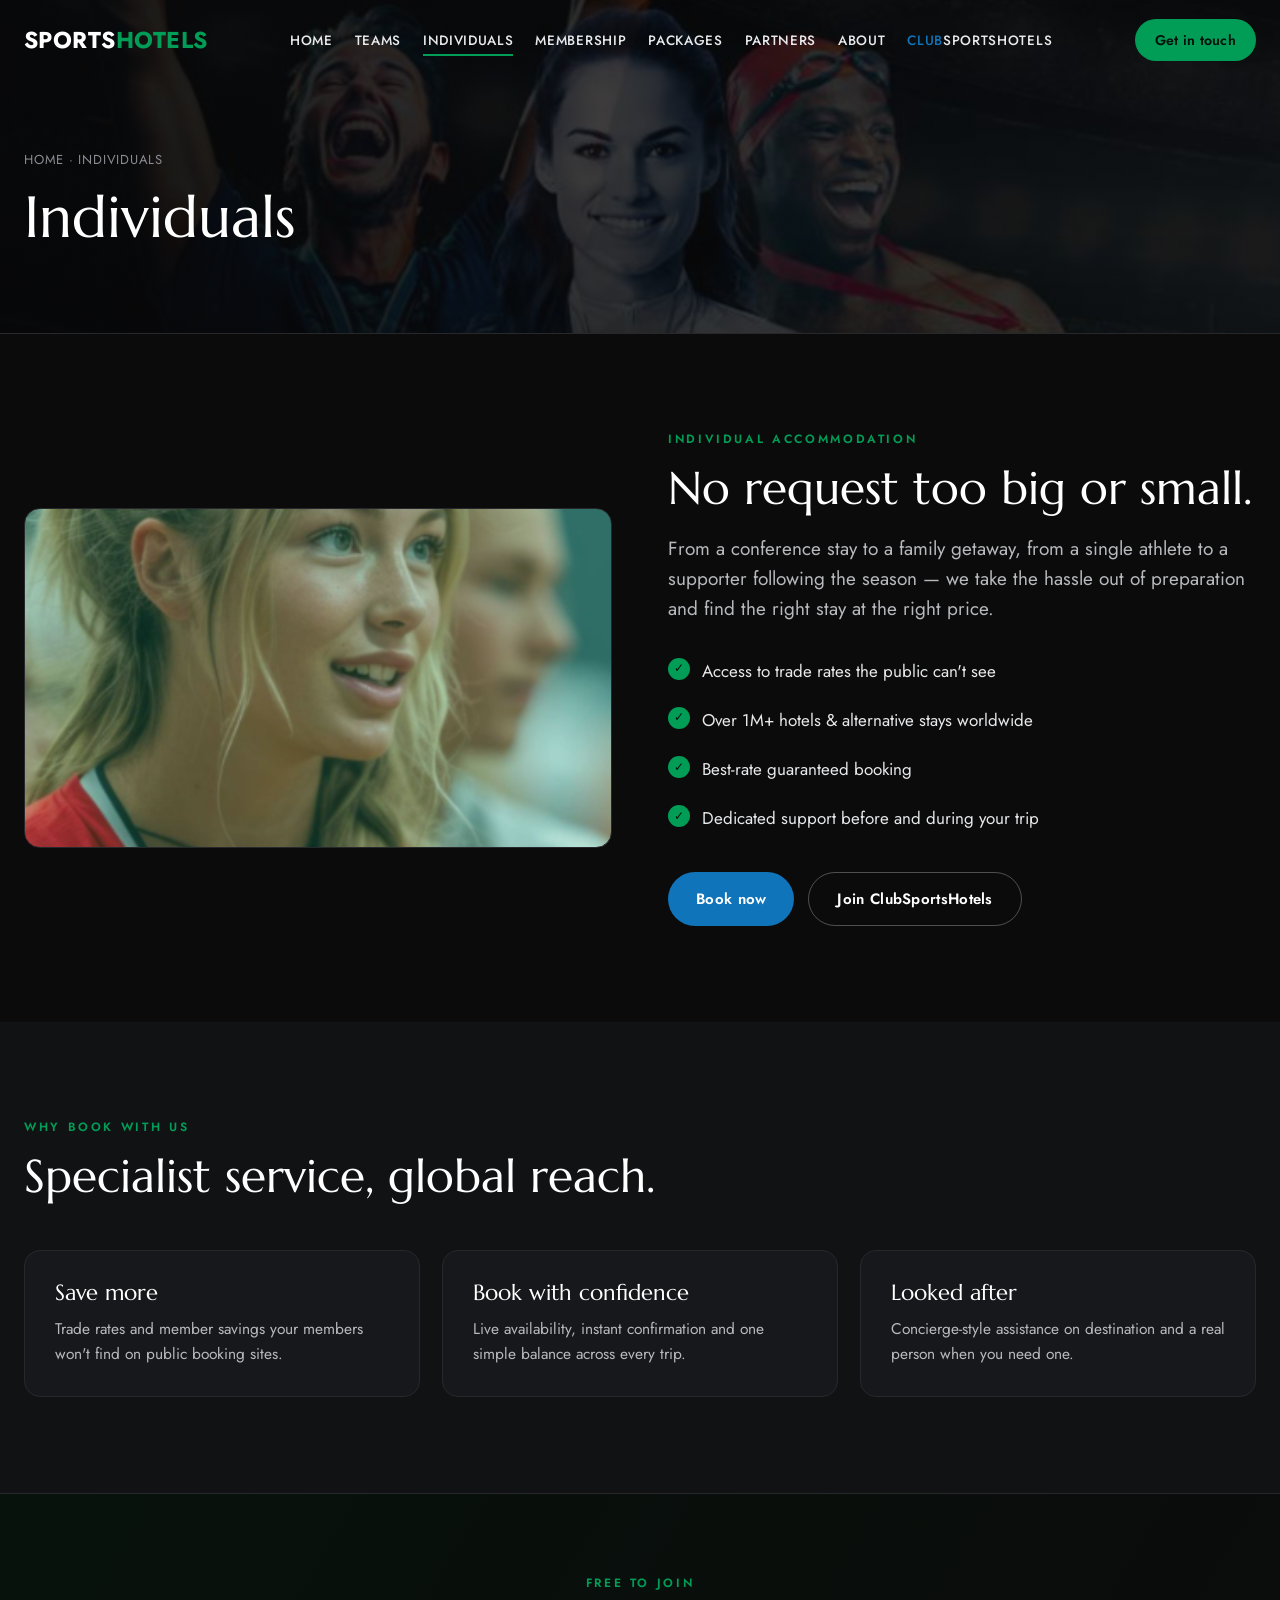
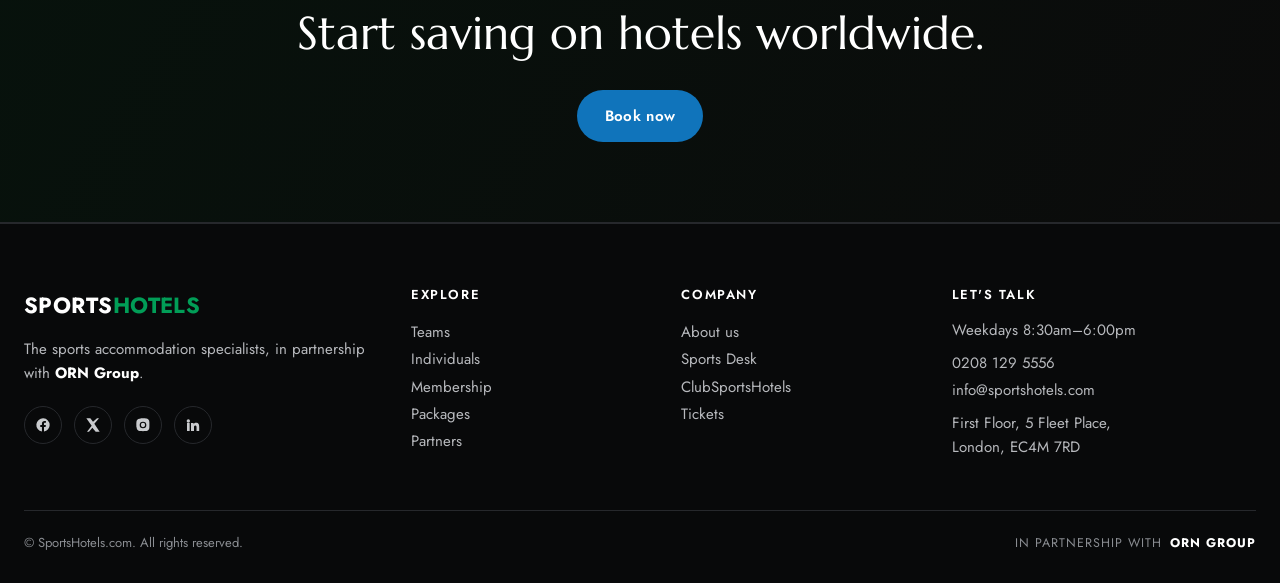
<file: individuals.html>
<!DOCTYPE html>
<html lang="en-GB">
<head>
<meta charset="UTF-8">
<meta name="viewport" content="width=device-width, initial-scale=1">
<title>Individuals — SportsHotels.com</title>
<meta name="description" content="Individual accommodation for athletes, members and supporters — trade rates on 1M+ hotels worldwide.">
<link rel="preconnect" href="https://fonts.googleapis.com">
<link rel="preconnect" href="https://fonts.gstatic.com" crossorigin>
<link href="https://fonts.googleapis.com/css2?family=Jost:wght@400;500;600;700&family=Marcellus&display=swap" rel="stylesheet">
<link rel="stylesheet" href="assets/style.css">
</head>
<body>
<!-- HEADER -->
<header class="site-head">
  <div class="wrap nav">
    <a class="brand" href="index.html">SPORTS<span class="dot">HOTELS</span></a>
    <ul class="nav-links">
      <li><a href="index.html">Home</a></li>
      <li><a href="teams.html">Teams</a></li>
      <li><a href="individuals.html" class="active">Individuals</a></li>
      <li><a href="membership.html">Membership</a></li>
      <li><a href="packages.html">Packages</a></li>
      <li><a href="partners.html">Partners</a></li>
      <li><a href="about.html">About</a></li>
      <li><a href="https://clubsportshotels.com/" target="_blank" class="club"><span class="c">Club</span>SportsHotels</a></li>
    </ul>
    <div class="nav-cta">
      <a href="contact.html" class="btn sm desk">Get in touch</a>
      <button class="burger" aria-label="Menu"><span></span><span></span><span></span></button>
    </div>
  </div>
</header>


<section class="phero" style="background-image:url('img/medals.png')">
  <div class="wrap">
    <div class="crumbs"><a href="index.html">Home</a> · Individuals</div>
    <h1>Individuals</h1>
  </div>
</section>

<section class="sec">
 <div class="wrap">
  <div class="split rev">
   <div class="txt reveal">
    <div class="eyebrow">Individual Accommodation</div>
    <h2 class="big">No request too big or small.</h2>
    <p class="lead">From a conference stay to a family getaway, from a single athlete to a supporter following the season — we take the hassle out of preparation and find the right stay at the right price.</p>
    <ul class="feature-list">
     <li>Access to trade rates the public can't see</li>
     <li>Over 1M+ hotels &amp; alternative stays worldwide</li>
     <li>Best-rate guaranteed booking</li>
     <li>Dedicated support before and during your trip</li>
    </ul>
    <div style="margin-top:28px;display:flex;gap:14px;flex-wrap:wrap">
     <a href="https://accommodation.clubsportshotels.com/Search" target="_blank" class="btn blue">Book now</a>
     <a href="membership.html" class="btn ghost">Join ClubSportsHotels</a>
    </div>
   </div>
   <div class="media tint" style="background-image:url('img/ski-lobby.png')"></div>
  </div>
 </div>
</section>
<section class="sec alt"><div class="wrap">
  <div class="sec-head reveal"><div class="eyebrow">Why book with us</div><h2 class="big">Specialist service, global reach.</h2></div>
  <div class="grid g3">
   <div class="card reveal"><h3>Save more</h3><p>Trade rates and member savings your members won't find on public booking sites.</p></div>
   <div class="card reveal"><h3>Book with confidence</h3><p>Live availability, instant confirmation and one simple balance across every trip.</p></div>
   <div class="card reveal"><h3>Looked after</h3><p>Concierge-style assistance on destination and a real person when you need one.</p></div>
  </div>
</div></section>
<section class="cta"><div class="wrap reveal center"><div class="eyebrow">Free to join</div><h2 class="big">Start saving on hotels worldwide.</h2><a href="https://accommodation.clubsportshotels.com/Search" target="_blank" class="btn blue" style="margin-top:12px">Book now</a></div></section>

<!-- FOOTER -->
<footer class="foot">
  <div class="wrap">
    <div class="foot-grid">
      <div>
        <div class="brand">SPORTS<span class="dot">HOTELS</span></div>
        <p>The sports accommodation specialists, in partnership with <b style="color:#fff">ORN Group</b>.</p>
        <div class="social">
          <a href="https://www.facebook.com/sportshotelscom" aria-label="Facebook"><svg viewBox="0 0 24 24"><path d="M22 12a10 10 0 1 0-11.6 9.9v-7H7.9V12h2.5V9.8c0-2.5 1.5-3.9 3.8-3.9 1.1 0 2.2.2 2.2.2v2.5h-1.3c-1.2 0-1.6.8-1.6 1.6V12h2.8l-.4 2.9h-2.4v7A10 10 0 0 0 22 12z"/></svg></a>
          <a href="https://x.com/Sportshotels_" aria-label="X"><svg viewBox="0 0 24 24"><path d="M18 2h3l-7 8 8 12h-6l-5-6-5 6H3l7-9L2 2h6l4 5 6-5z"/></svg></a>
          <a href="https://www.instagram.com/sportshotels/" aria-label="Instagram"><svg viewBox="0 0 24 24"><path d="M12 2c2.7 0 3 0 4.1.1 1 0 1.7.2 2.3.4.6.3 1.1.6 1.6 1.1s.8 1 1.1 1.6c.2.6.4 1.3.4 2.3.1 1.1.1 1.4.1 4.1s0 3-.1 4.1c0 1-.2 1.7-.4 2.3a4.5 4.5 0 0 1-1.1 1.6 4.5 4.5 0 0 1-1.6 1.1c-.6.2-1.3.4-2.3.4-1.1.1-1.4.1-4.1.1s-3 0-4.1-.1c-1 0-1.7-.2-2.3-.4a4.5 4.5 0 0 1-1.6-1.1 4.5 4.5 0 0 1-1.1-1.6c-.2-.6-.4-1.3-.4-2.3C2 15 2 14.7 2 12s0-3 .1-4.1c0-1 .2-1.7.4-2.3A4.5 4.5 0 0 1 3.6 4a4.5 4.5 0 0 1 1.6-1.1c.6-.2 1.3-.4 2.3-.4C8.6 2 9 2 12 2zm0 5a5 5 0 1 0 0 10 5 5 0 0 0 0-10zm0 8.2a3.2 3.2 0 1 1 0-6.4 3.2 3.2 0 0 1 0 6.4zm5.3-8.4a1.2 1.2 0 1 1-2.4 0 1.2 1.2 0 0 1 2.4 0z"/></svg></a>
          <a href="https://uk.linkedin.com/company/sportshotels-com" aria-label="LinkedIn"><svg viewBox="0 0 24 24"><path d="M4.98 3.5A2.5 2.5 0 1 0 5 8.5a2.5 2.5 0 0 0 0-5zM3 9h4v12H3zM9 9h3.8v1.7h.1c.5-1 1.8-2 3.7-2 4 0 4.7 2.6 4.7 6V21h-4v-5.3c0-1.3 0-2.9-1.8-2.9s-2 1.4-2 2.8V21H9z"/></svg></a>
        </div>
      </div>
      <div>
        <h4>Explore</h4>
        <a href="teams.html">Teams</a><br>
        <a href="individuals.html">Individuals</a><br>
        <a href="membership.html">Membership</a><br>
        <a href="packages.html">Packages</a><br>
        <a href="partners.html">Partners</a>
      </div>
      <div>
        <h4>Company</h4>
        <a href="about.html">About us</a><br>
        <a href="contact.html">Sports Desk</a><br>
        <a href="https://clubsportshotels.com/" target="_blank">ClubSportsHotels</a><br>
        <a href="https://sportshotels.tickets-partners.com/" target="_blank">Tickets</a>
      </div>
      <div>
        <h4>Let's talk</h4>
        <p>Weekdays 8:30am–6:00pm</p>
        <a href="tel:02081295556">0208 129 5556</a><br>
        <a href="mailto:info@sportshotels.com">info@sportshotels.com</a>
        <p>First Floor, 5 Fleet Place,<br>London, EC4M 7RD</p>
      </div>
    </div>
    <div class="foot-bottom">
      <span>© SportsHotels.com. All rights reserved.</span>
      <span class="orn">In partnership with <b>ORN Group</b></span>
    </div>
  </div>
</footer>


<script src="assets/app.js"></script>
</body>
</html>
</file>
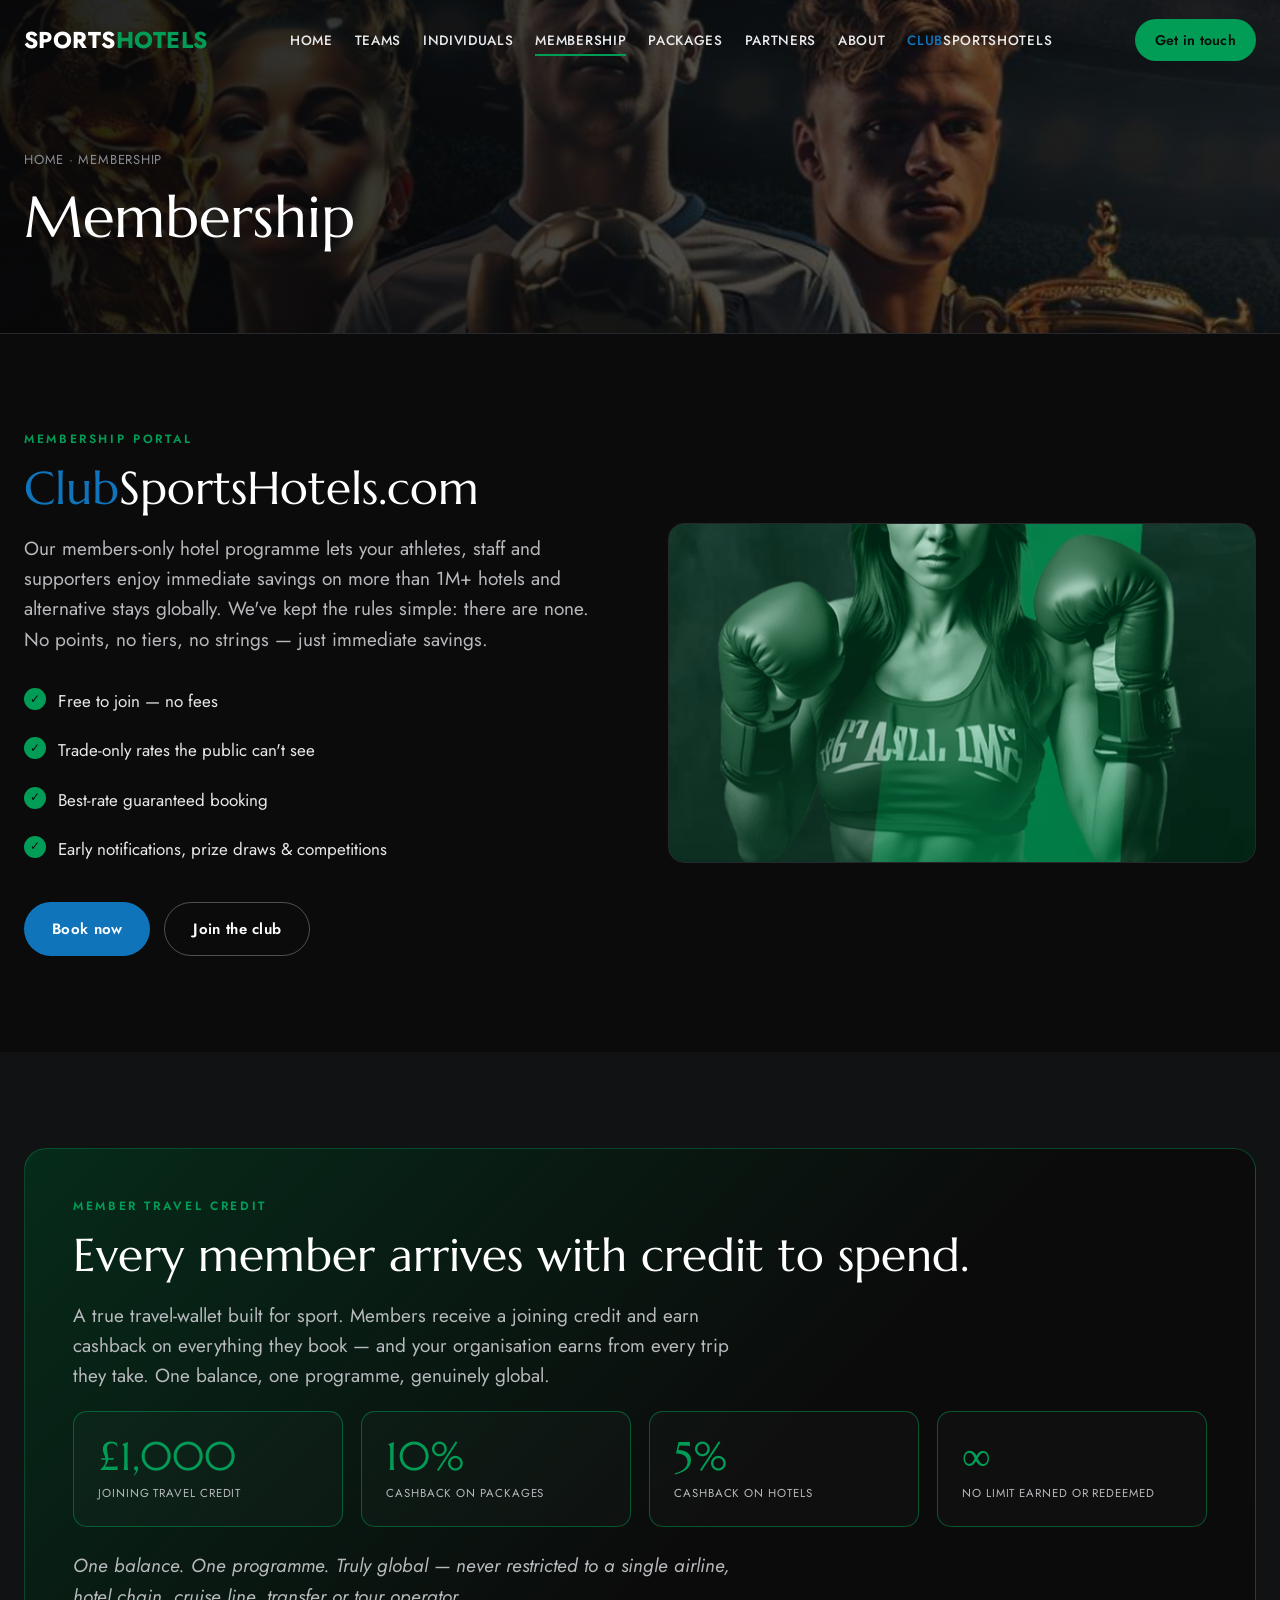
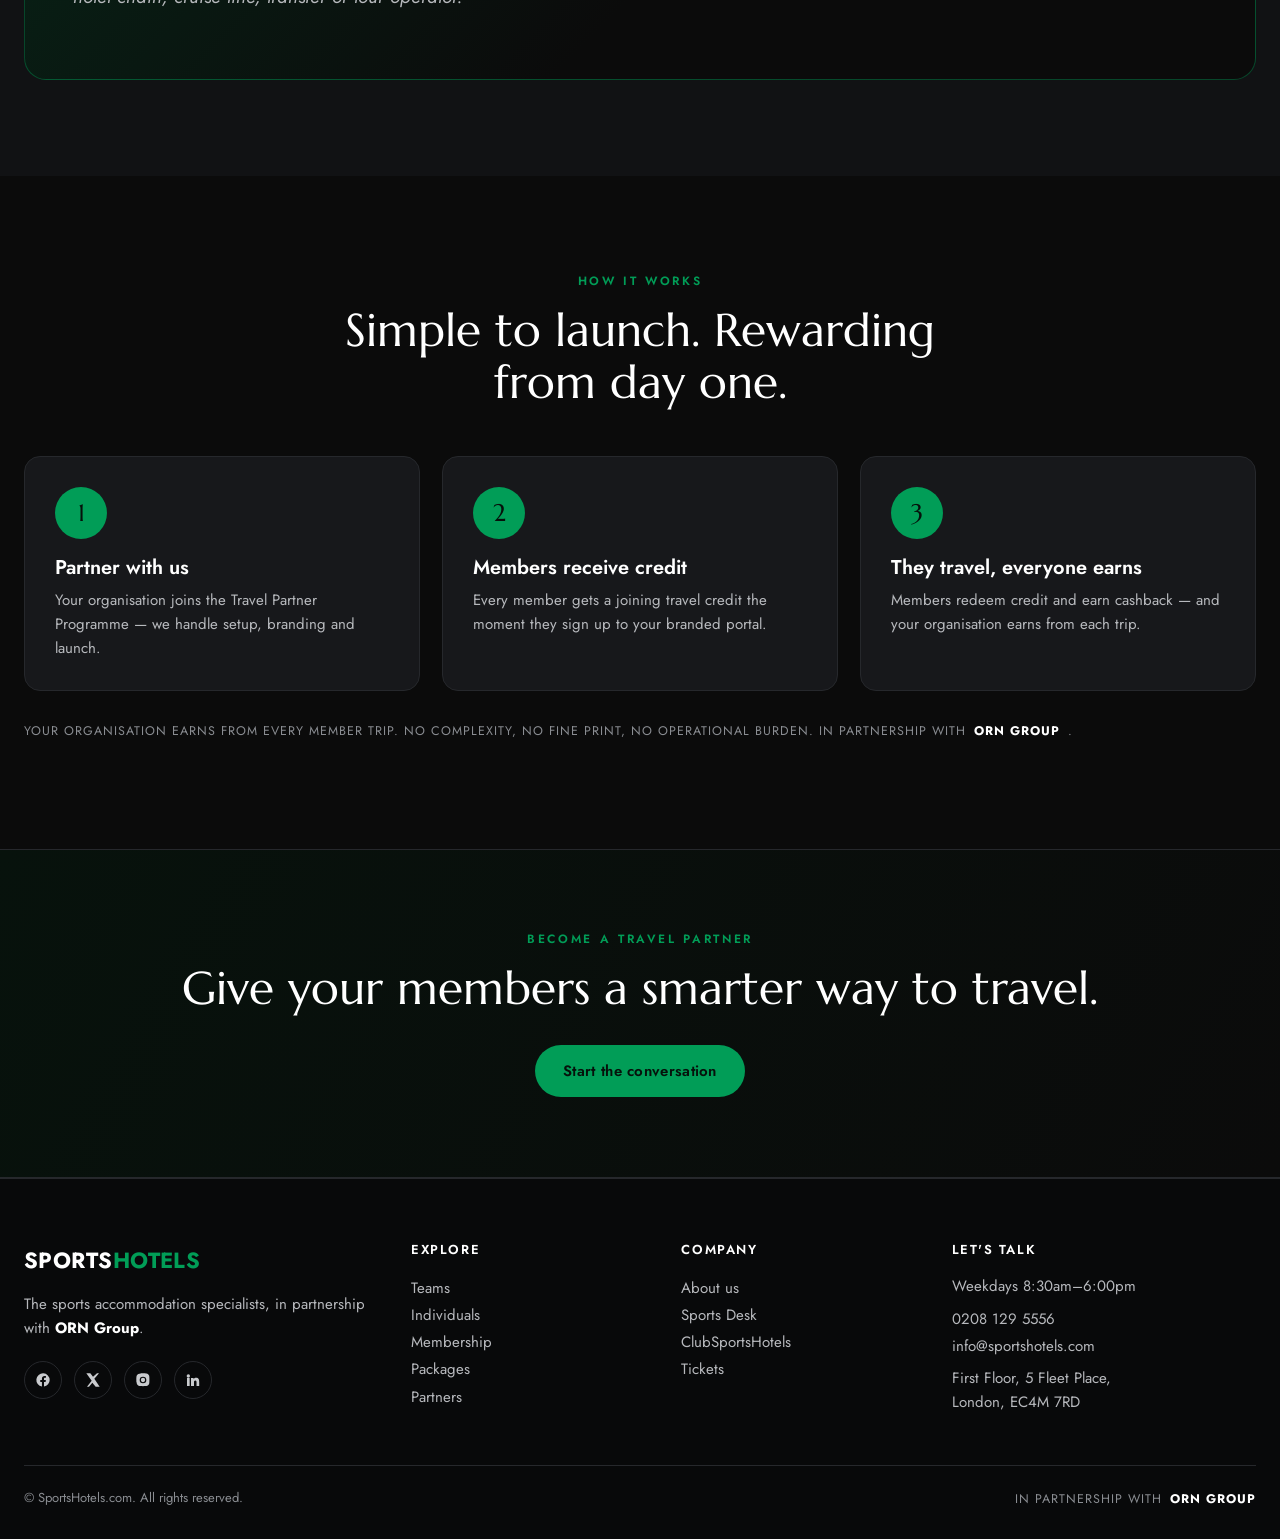
<file: membership.html>
<!DOCTYPE html>
<html lang="en-GB">
<head>
<meta charset="UTF-8">
<meta name="viewport" content="width=device-width, initial-scale=1">
<title>Membership & Member Credit — SportsHotels.com</title>
<meta name="description" content="ClubSportsHotels members-only portal and the member travel credit programme — in partnership with ORN Group.">
<link rel="preconnect" href="https://fonts.googleapis.com">
<link rel="preconnect" href="https://fonts.gstatic.com" crossorigin>
<link href="https://fonts.googleapis.com/css2?family=Jost:wght@400;500;600;700&family=Marcellus&display=swap" rel="stylesheet">
<link rel="stylesheet" href="assets/style.css">
</head>
<body>
<!-- HEADER -->
<header class="site-head">
  <div class="wrap nav">
    <a class="brand" href="index.html">SPORTS<span class="dot">HOTELS</span></a>
    <ul class="nav-links">
      <li><a href="index.html">Home</a></li>
      <li><a href="teams.html">Teams</a></li>
      <li><a href="individuals.html">Individuals</a></li>
      <li><a href="membership.html" class="active">Membership</a></li>
      <li><a href="packages.html">Packages</a></li>
      <li><a href="partners.html">Partners</a></li>
      <li><a href="about.html">About</a></li>
      <li><a href="https://clubsportshotels.com/" target="_blank" class="club"><span class="c">Club</span>SportsHotels</a></li>
    </ul>
    <div class="nav-cta">
      <a href="contact.html" class="btn sm desk">Get in touch</a>
      <button class="burger" aria-label="Menu"><span></span><span></span><span></span></button>
    </div>
  </div>
</header>


<section class="phero" style="background-image:url('img/trophies.png')">
  <div class="wrap"><div class="crumbs"><a href="index.html">Home</a> · Membership</div><h1>Membership</h1></div>
</section>

<section class="sec"><div class="wrap">
 <div class="split">
  <div class="txt reveal">
   <div class="eyebrow">Membership portal</div>
   <h2 class="big"><span class="blue">Club</span>SportsHotels.com</h2>
   <p class="lead">Our members-only hotel programme lets your athletes, staff and supporters enjoy immediate savings on more than 1M+ hotels and alternative stays globally. We've kept the rules simple: there are none. No points, no tiers, no strings — just immediate savings.</p>
   <ul class="feature-list">
    <li>Free to join — no fees</li>
    <li>Trade-only rates the public can't see</li>
    <li>Best-rate guaranteed booking</li>
    <li>Early notifications, prize draws &amp; competitions</li>
   </ul>
   <div style="margin-top:28px;display:flex;gap:14px;flex-wrap:wrap">
    <a href="https://accommodation.clubsportshotels.com/Search" target="_blank" class="btn blue">Book now</a>
    <a href="https://clubsportshotels.com/" target="_blank" class="btn ghost">Join the club</a>
   </div>
  </div>
  <div class="media tint" style="background-image:url('img/boxer-f.png')"></div>
 </div>
</div></section>

<section class="sec alt"><div class="wrap">
 <div class="band reveal">
  <div class="eyebrow">Member travel credit</div>
  <h2 class="big">Every member arrives with credit to spend.</h2>
  <p class="lead">A true travel-wallet built for sport. Members receive a joining credit and earn cashback on everything they book — and your organisation earns from every trip they take. One balance, one programme, genuinely global.</p>
  <div class="credit">
   <div class="c"><div class="big">£1,000</div><div class="lab">Joining travel credit</div></div>
   <div class="c"><div class="big">10%</div><div class="lab">Cashback on packages</div></div>
   <div class="c"><div class="big">5%</div><div class="lab">Cashback on hotels</div></div>
   <div class="c"><div class="big">∞</div><div class="lab">No limit earned or redeemed</div></div>
  </div>
  <p class="lead" style="margin-top:24px;font-style:italic">One balance. One programme. Truly global — never restricted to a single airline, hotel chain, cruise line, transfer or tour operator.</p>
 </div>
</div></section>

<section class="sec"><div class="wrap">
 <div class="sec-head center reveal"><div class="eyebrow">How it works</div><h2 class="big">Simple to launch. Rewarding from day one.</h2></div>
 <div class="steps">
  <div class="step reveal"><div class="b">1</div><h3>Partner with us</h3><p>Your organisation joins the Travel Partner Programme — we handle setup, branding and launch.</p></div>
  <div class="step reveal"><div class="b">2</div><h3>Members receive credit</h3><p>Every member gets a joining travel credit the moment they sign up to your branded portal.</p></div>
  <div class="step reveal"><div class="b">3</div><h3>They travel, everyone earns</h3><p>Members redeem credit and earn cashback — and your organisation earns from each trip.</p></div>
 </div>
 <p class="orn center" style="margin-top:30px;justify-content:center">Your organisation earns from every member trip. No complexity, no fine print, no operational burden. In partnership with <b>ORN Group</b>.</p>
</div></section>

<section class="cta"><div class="wrap reveal center"><div class="eyebrow">Become a travel partner</div><h2 class="big">Give your members a smarter way to travel.</h2><a href="contact.html" class="btn" style="margin-top:12px">Start the conversation</a></div></section>

<!-- FOOTER -->
<footer class="foot">
  <div class="wrap">
    <div class="foot-grid">
      <div>
        <div class="brand">SPORTS<span class="dot">HOTELS</span></div>
        <p>The sports accommodation specialists, in partnership with <b style="color:#fff">ORN Group</b>.</p>
        <div class="social">
          <a href="https://www.facebook.com/sportshotelscom" aria-label="Facebook"><svg viewBox="0 0 24 24"><path d="M22 12a10 10 0 1 0-11.6 9.9v-7H7.9V12h2.5V9.8c0-2.5 1.5-3.9 3.8-3.9 1.1 0 2.2.2 2.2.2v2.5h-1.3c-1.2 0-1.6.8-1.6 1.6V12h2.8l-.4 2.9h-2.4v7A10 10 0 0 0 22 12z"/></svg></a>
          <a href="https://x.com/Sportshotels_" aria-label="X"><svg viewBox="0 0 24 24"><path d="M18 2h3l-7 8 8 12h-6l-5-6-5 6H3l7-9L2 2h6l4 5 6-5z"/></svg></a>
          <a href="https://www.instagram.com/sportshotels/" aria-label="Instagram"><svg viewBox="0 0 24 24"><path d="M12 2c2.7 0 3 0 4.1.1 1 0 1.7.2 2.3.4.6.3 1.1.6 1.6 1.1s.8 1 1.1 1.6c.2.6.4 1.3.4 2.3.1 1.1.1 1.4.1 4.1s0 3-.1 4.1c0 1-.2 1.7-.4 2.3a4.5 4.5 0 0 1-1.1 1.6 4.5 4.5 0 0 1-1.6 1.1c-.6.2-1.3.4-2.3.4-1.1.1-1.4.1-4.1.1s-3 0-4.1-.1c-1 0-1.7-.2-2.3-.4a4.5 4.5 0 0 1-1.6-1.1 4.5 4.5 0 0 1-1.1-1.6c-.2-.6-.4-1.3-.4-2.3C2 15 2 14.7 2 12s0-3 .1-4.1c0-1 .2-1.7.4-2.3A4.5 4.5 0 0 1 3.6 4a4.5 4.5 0 0 1 1.6-1.1c.6-.2 1.3-.4 2.3-.4C8.6 2 9 2 12 2zm0 5a5 5 0 1 0 0 10 5 5 0 0 0 0-10zm0 8.2a3.2 3.2 0 1 1 0-6.4 3.2 3.2 0 0 1 0 6.4zm5.3-8.4a1.2 1.2 0 1 1-2.4 0 1.2 1.2 0 0 1 2.4 0z"/></svg></a>
          <a href="https://uk.linkedin.com/company/sportshotels-com" aria-label="LinkedIn"><svg viewBox="0 0 24 24"><path d="M4.98 3.5A2.5 2.5 0 1 0 5 8.5a2.5 2.5 0 0 0 0-5zM3 9h4v12H3zM9 9h3.8v1.7h.1c.5-1 1.8-2 3.7-2 4 0 4.7 2.6 4.7 6V21h-4v-5.3c0-1.3 0-2.9-1.8-2.9s-2 1.4-2 2.8V21H9z"/></svg></a>
        </div>
      </div>
      <div>
        <h4>Explore</h4>
        <a href="teams.html">Teams</a><br>
        <a href="individuals.html">Individuals</a><br>
        <a href="membership.html">Membership</a><br>
        <a href="packages.html">Packages</a><br>
        <a href="partners.html">Partners</a>
      </div>
      <div>
        <h4>Company</h4>
        <a href="about.html">About us</a><br>
        <a href="contact.html">Sports Desk</a><br>
        <a href="https://clubsportshotels.com/" target="_blank">ClubSportsHotels</a><br>
        <a href="https://sportshotels.tickets-partners.com/" target="_blank">Tickets</a>
      </div>
      <div>
        <h4>Let's talk</h4>
        <p>Weekdays 8:30am–6:00pm</p>
        <a href="tel:02081295556">0208 129 5556</a><br>
        <a href="mailto:info@sportshotels.com">info@sportshotels.com</a>
        <p>First Floor, 5 Fleet Place,<br>London, EC4M 7RD</p>
      </div>
    </div>
    <div class="foot-bottom">
      <span>© SportsHotels.com. All rights reserved.</span>
      <span class="orn">In partnership with <b>ORN Group</b></span>
    </div>
  </div>
</footer>


<script src="assets/app.js"></script>
</body></html>
</file>
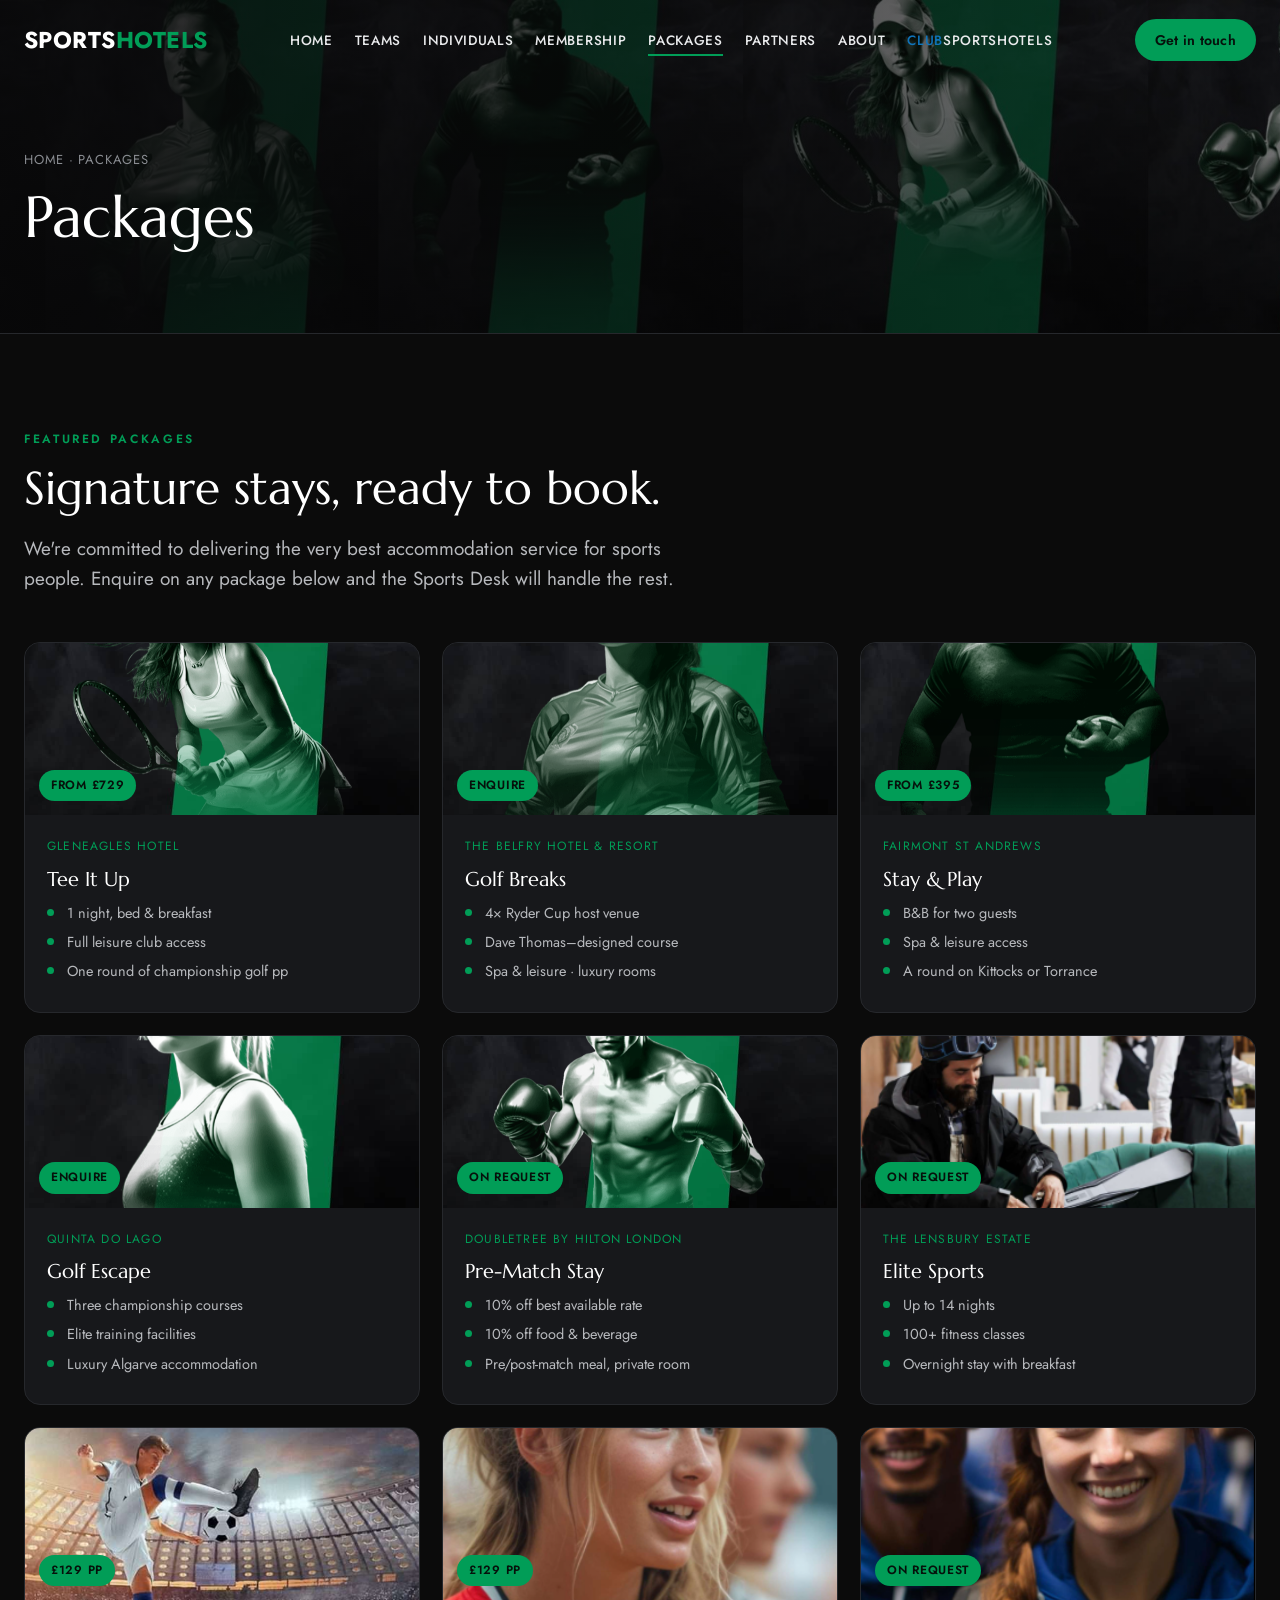
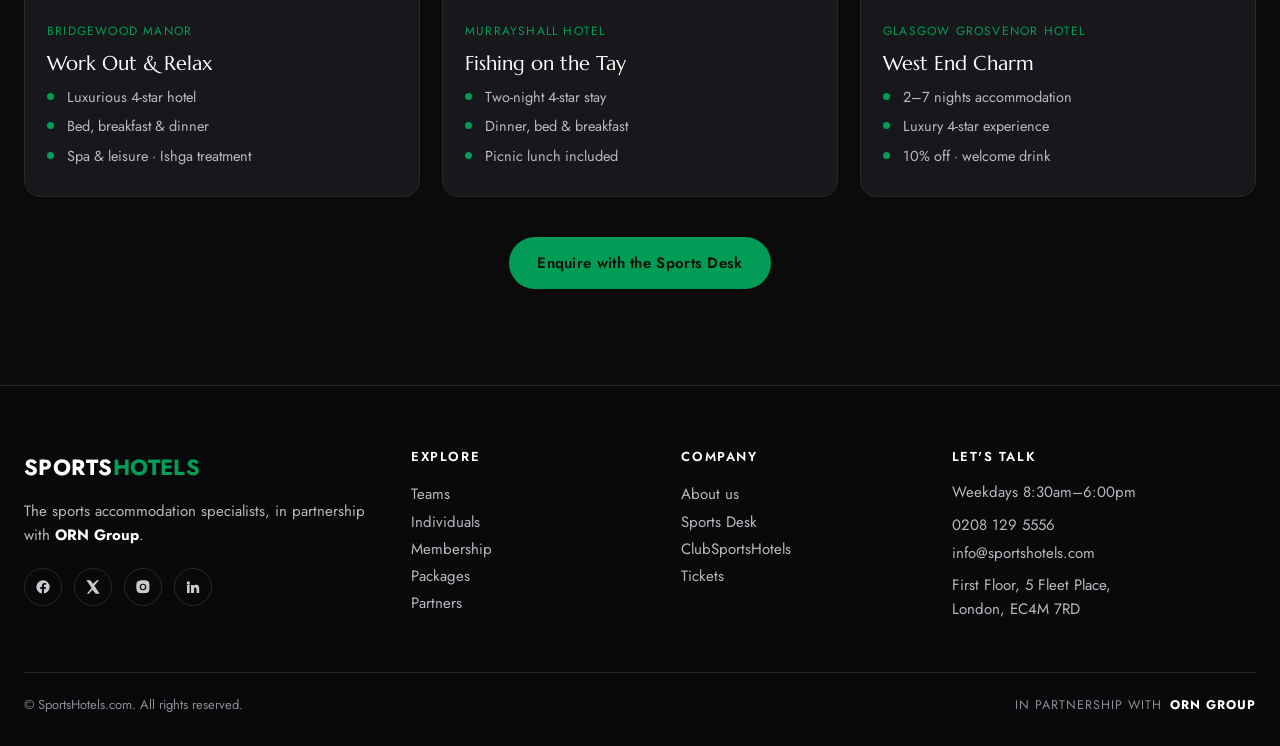
<file: packages.html>
<!DOCTYPE html>
<html lang="en-GB">
<head>
<meta charset="UTF-8">
<meta name="viewport" content="width=device-width, initial-scale=1">
<title>Packages — SportsHotels.com</title>
<meta name="description" content="Signature sports and golf stay packages — Gleneagles, The Belfry, Fairmont St Andrews, Quinta do Lago and more.">
<link rel="preconnect" href="https://fonts.googleapis.com">
<link rel="preconnect" href="https://fonts.gstatic.com" crossorigin>
<link href="https://fonts.googleapis.com/css2?family=Jost:wght@400;500;600;700&family=Marcellus&display=swap" rel="stylesheet">
<link rel="stylesheet" href="assets/style.css">
</head>
<body>
<!-- HEADER -->
<header class="site-head">
  <div class="wrap nav">
    <a class="brand" href="index.html">SPORTS<span class="dot">HOTELS</span></a>
    <ul class="nav-links">
      <li><a href="index.html">Home</a></li>
      <li><a href="teams.html">Teams</a></li>
      <li><a href="individuals.html">Individuals</a></li>
      <li><a href="membership.html">Membership</a></li>
      <li><a href="packages.html" class="active">Packages</a></li>
      <li><a href="partners.html">Partners</a></li>
      <li><a href="about.html">About</a></li>
      <li><a href="https://clubsportshotels.com/" target="_blank" class="club"><span class="c">Club</span>SportsHotels</a></li>
    </ul>
    <div class="nav-cta">
      <a href="contact.html" class="btn sm desk">Get in touch</a>
      <button class="burger" aria-label="Menu"><span></span><span></span><span></span></button>
    </div>
  </div>
</header>


<section class="phero" style="background-image:url('img/athlete-strip.jpg')">
  <div class="wrap"><div class="crumbs"><a href="index.html">Home</a> · Packages</div><h1>Packages</h1></div>
</section>

<section class="sec"><div class="wrap">
 <div class="sec-head reveal"><div class="eyebrow">Featured packages</div><h2 class="big">Signature stays, ready to book.</h2>
 <p class="lead">We're committed to delivering the very best accommodation service for sports people. Enquire on any package below and the Sports Desk will handle the rest.</p></div>
 <div class="grid g3"><div class="pkg reveal"><div class="ph" style="background-image:url('img/gk.png')"><span class="tagpill">FROM £729</span></div>
    <div class="pc"><div class="loc">Gleneagles Hotel</div><h3>Tee It Up</h3><ul><li>1 night, bed &amp; breakfast</li><li>Full leisure club access</li><li>One round of championship golf pp</li></ul></div></div><div class="pkg reveal"><div class="ph" style="background-image:url('img/tennis.png')"><span class="tagpill">ENQUIRE</span></div>
    <div class="pc"><div class="loc">The Belfry Hotel &amp; Resort</div><h3>Golf Breaks</h3><ul><li>4× Ryder Cup host venue</li><li>Dave Thomas–designed course</li><li>Spa &amp; leisure · luxury rooms</li></ul></div></div><div class="pkg reveal"><div class="ph" style="background-image:url('img/rugby.png')"><span class="tagpill">FROM £395</span></div>
    <div class="pc"><div class="loc">Fairmont St Andrews</div><h3>Stay &amp; Play</h3><ul><li>B&amp;B for two guests</li><li>Spa &amp; leisure access</li><li>A round on Kittocks or Torrance</li></ul></div></div><div class="pkg reveal"><div class="ph" style="background-image:url('img/boxer-m.png')"><span class="tagpill">ENQUIRE</span></div>
    <div class="pc"><div class="loc">Quinta do Lago</div><h3>Golf Escape</h3><ul><li>Three championship courses</li><li>Elite training facilities</li><li>Luxury Algarve accommodation</li></ul></div></div><div class="pkg reveal"><div class="ph" style="background-image:url('img/athlete-green.png')"><span class="tagpill">ON REQUEST</span></div>
    <div class="pc"><div class="loc">DoubleTree by Hilton London</div><h3>Pre-Match Stay</h3><ul><li>10% off best available rate</li><li>10% off food &amp; beverage</li><li>Pre/post-match meal, private room</li></ul></div></div><div class="pkg reveal"><div class="ph" style="background-image:url('img/coach-red.png')"><span class="tagpill">ON REQUEST</span></div>
    <div class="pc"><div class="loc">The Lensbury Estate</div><h3>Elite Sports</h3><ul><li>Up to 14 nights</li><li>100+ fitness classes</li><li>Overnight stay with breakfast</li></ul></div></div><div class="pkg reveal"><div class="ph" style="background-image:url('img/footballer.png')"><span class="tagpill">£129 PP</span></div>
    <div class="pc"><div class="loc">Bridgewood Manor</div><h3>Work Out &amp; Relax</h3><ul><li>Luxurious 4-star hotel</li><li>Bed, breakfast &amp; dinner</li><li>Spa &amp; leisure · Ishga treatment</li></ul></div></div><div class="pkg reveal"><div class="ph" style="background-image:url('img/ski-lobby.png')"><span class="tagpill">£129 PP</span></div>
    <div class="pc"><div class="loc">Murrayshall Hotel</div><h3>Fishing on the Tay</h3><ul><li>Two-night 4-star stay</li><li>Dinner, bed &amp; breakfast</li><li>Picnic lunch included</li></ul></div></div><div class="pkg reveal"><div class="ph" style="background-image:url('img/athletes2.png')"><span class="tagpill">ON REQUEST</span></div>
    <div class="pc"><div class="loc">Glasgow Grosvenor Hotel</div><h3>West End Charm</h3><ul><li>2–7 nights accommodation</li><li>Luxury 4-star experience</li><li>10% off · welcome drink</li></ul></div></div></div>
 <div class="center" style="margin-top:40px"><a href="contact.html" class="btn">Enquire with the Sports Desk</a></div>
</div></section>

<!-- FOOTER -->
<footer class="foot">
  <div class="wrap">
    <div class="foot-grid">
      <div>
        <div class="brand">SPORTS<span class="dot">HOTELS</span></div>
        <p>The sports accommodation specialists, in partnership with <b style="color:#fff">ORN Group</b>.</p>
        <div class="social">
          <a href="https://www.facebook.com/sportshotelscom" aria-label="Facebook"><svg viewBox="0 0 24 24"><path d="M22 12a10 10 0 1 0-11.6 9.9v-7H7.9V12h2.5V9.8c0-2.5 1.5-3.9 3.8-3.9 1.1 0 2.2.2 2.2.2v2.5h-1.3c-1.2 0-1.6.8-1.6 1.6V12h2.8l-.4 2.9h-2.4v7A10 10 0 0 0 22 12z"/></svg></a>
          <a href="https://x.com/Sportshotels_" aria-label="X"><svg viewBox="0 0 24 24"><path d="M18 2h3l-7 8 8 12h-6l-5-6-5 6H3l7-9L2 2h6l4 5 6-5z"/></svg></a>
          <a href="https://www.instagram.com/sportshotels/" aria-label="Instagram"><svg viewBox="0 0 24 24"><path d="M12 2c2.7 0 3 0 4.1.1 1 0 1.7.2 2.3.4.6.3 1.1.6 1.6 1.1s.8 1 1.1 1.6c.2.6.4 1.3.4 2.3.1 1.1.1 1.4.1 4.1s0 3-.1 4.1c0 1-.2 1.7-.4 2.3a4.5 4.5 0 0 1-1.1 1.6 4.5 4.5 0 0 1-1.6 1.1c-.6.2-1.3.4-2.3.4-1.1.1-1.4.1-4.1.1s-3 0-4.1-.1c-1 0-1.7-.2-2.3-.4a4.5 4.5 0 0 1-1.6-1.1 4.5 4.5 0 0 1-1.1-1.6c-.2-.6-.4-1.3-.4-2.3C2 15 2 14.7 2 12s0-3 .1-4.1c0-1 .2-1.7.4-2.3A4.5 4.5 0 0 1 3.6 4a4.5 4.5 0 0 1 1.6-1.1c.6-.2 1.3-.4 2.3-.4C8.6 2 9 2 12 2zm0 5a5 5 0 1 0 0 10 5 5 0 0 0 0-10zm0 8.2a3.2 3.2 0 1 1 0-6.4 3.2 3.2 0 0 1 0 6.4zm5.3-8.4a1.2 1.2 0 1 1-2.4 0 1.2 1.2 0 0 1 2.4 0z"/></svg></a>
          <a href="https://uk.linkedin.com/company/sportshotels-com" aria-label="LinkedIn"><svg viewBox="0 0 24 24"><path d="M4.98 3.5A2.5 2.5 0 1 0 5 8.5a2.5 2.5 0 0 0 0-5zM3 9h4v12H3zM9 9h3.8v1.7h.1c.5-1 1.8-2 3.7-2 4 0 4.7 2.6 4.7 6V21h-4v-5.3c0-1.3 0-2.9-1.8-2.9s-2 1.4-2 2.8V21H9z"/></svg></a>
        </div>
      </div>
      <div>
        <h4>Explore</h4>
        <a href="teams.html">Teams</a><br>
        <a href="individuals.html">Individuals</a><br>
        <a href="membership.html">Membership</a><br>
        <a href="packages.html">Packages</a><br>
        <a href="partners.html">Partners</a>
      </div>
      <div>
        <h4>Company</h4>
        <a href="about.html">About us</a><br>
        <a href="contact.html">Sports Desk</a><br>
        <a href="https://clubsportshotels.com/" target="_blank">ClubSportsHotels</a><br>
        <a href="https://sportshotels.tickets-partners.com/" target="_blank">Tickets</a>
      </div>
      <div>
        <h4>Let's talk</h4>
        <p>Weekdays 8:30am–6:00pm</p>
        <a href="tel:02081295556">0208 129 5556</a><br>
        <a href="mailto:info@sportshotels.com">info@sportshotels.com</a>
        <p>First Floor, 5 Fleet Place,<br>London, EC4M 7RD</p>
      </div>
    </div>
    <div class="foot-bottom">
      <span>© SportsHotels.com. All rights reserved.</span>
      <span class="orn">In partnership with <b>ORN Group</b></span>
    </div>
  </div>
</footer>


<script src="assets/app.js"></script>
</body></html>
</file>
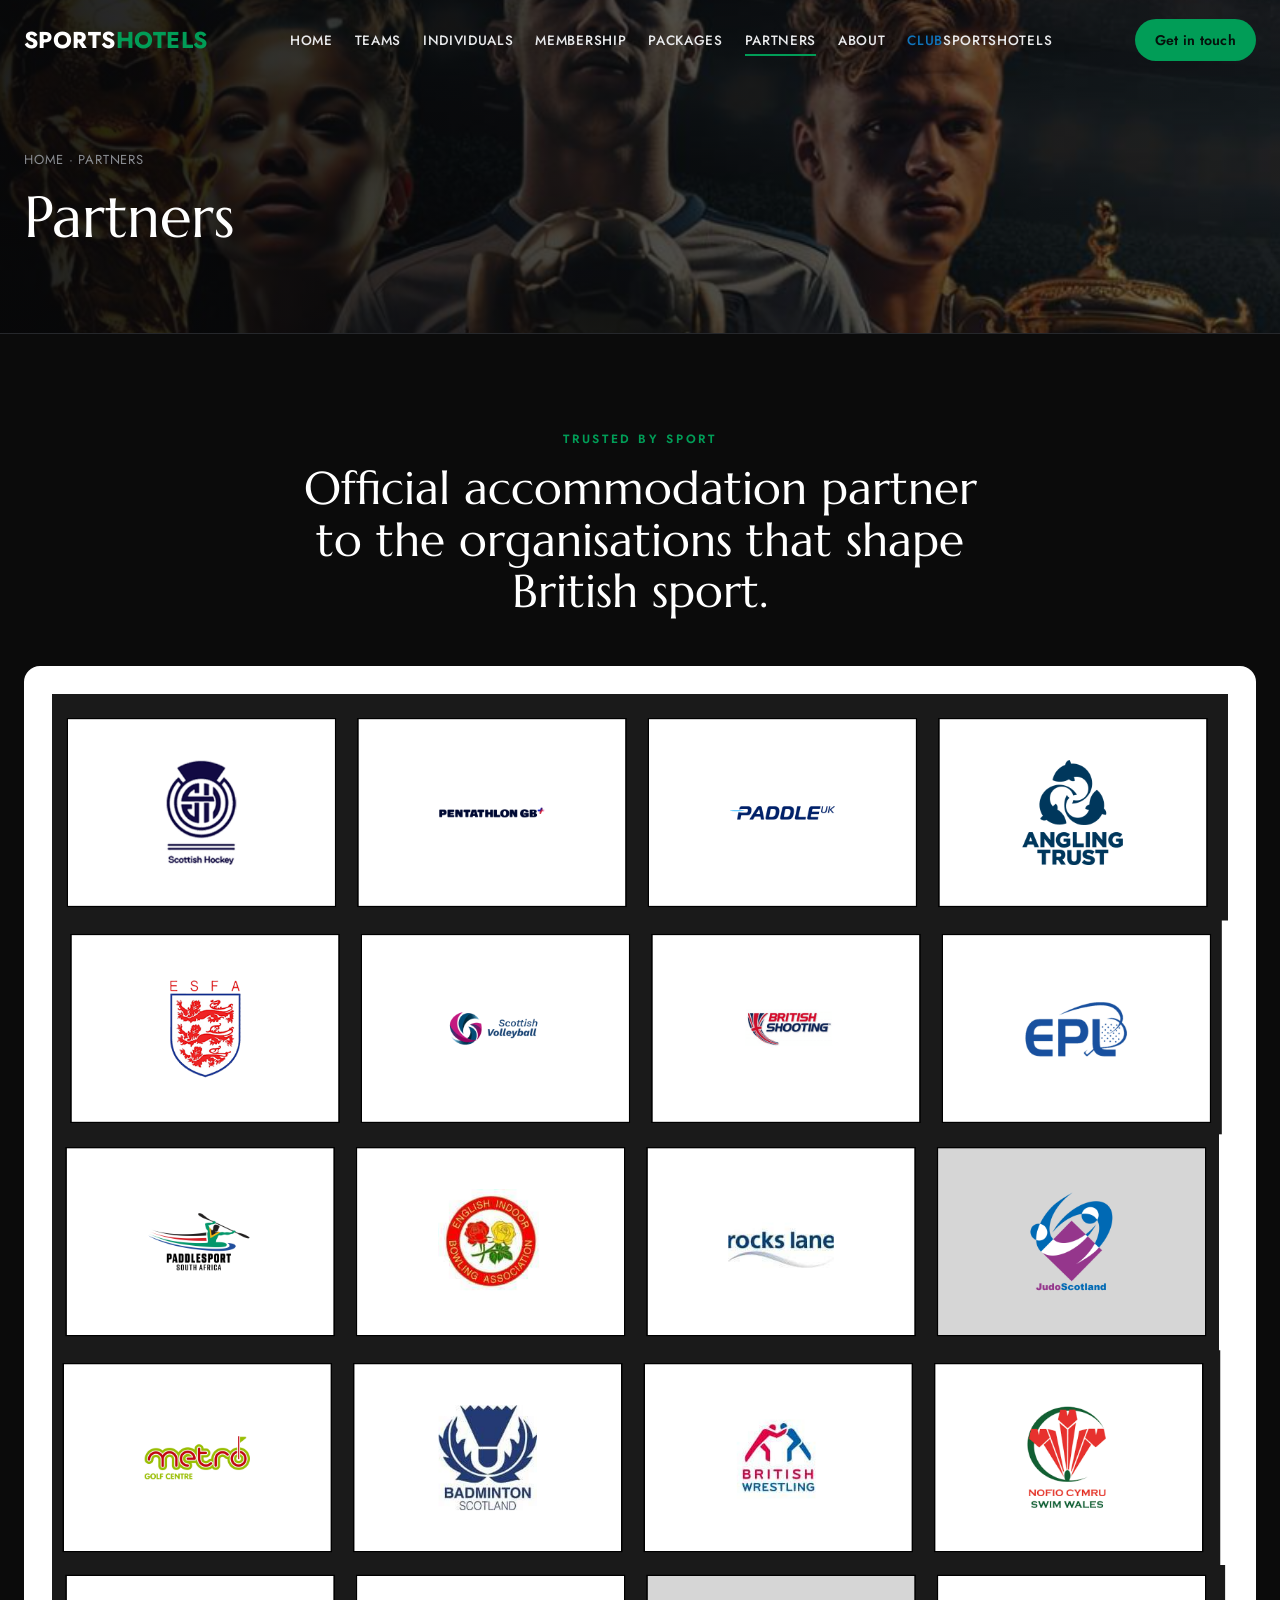
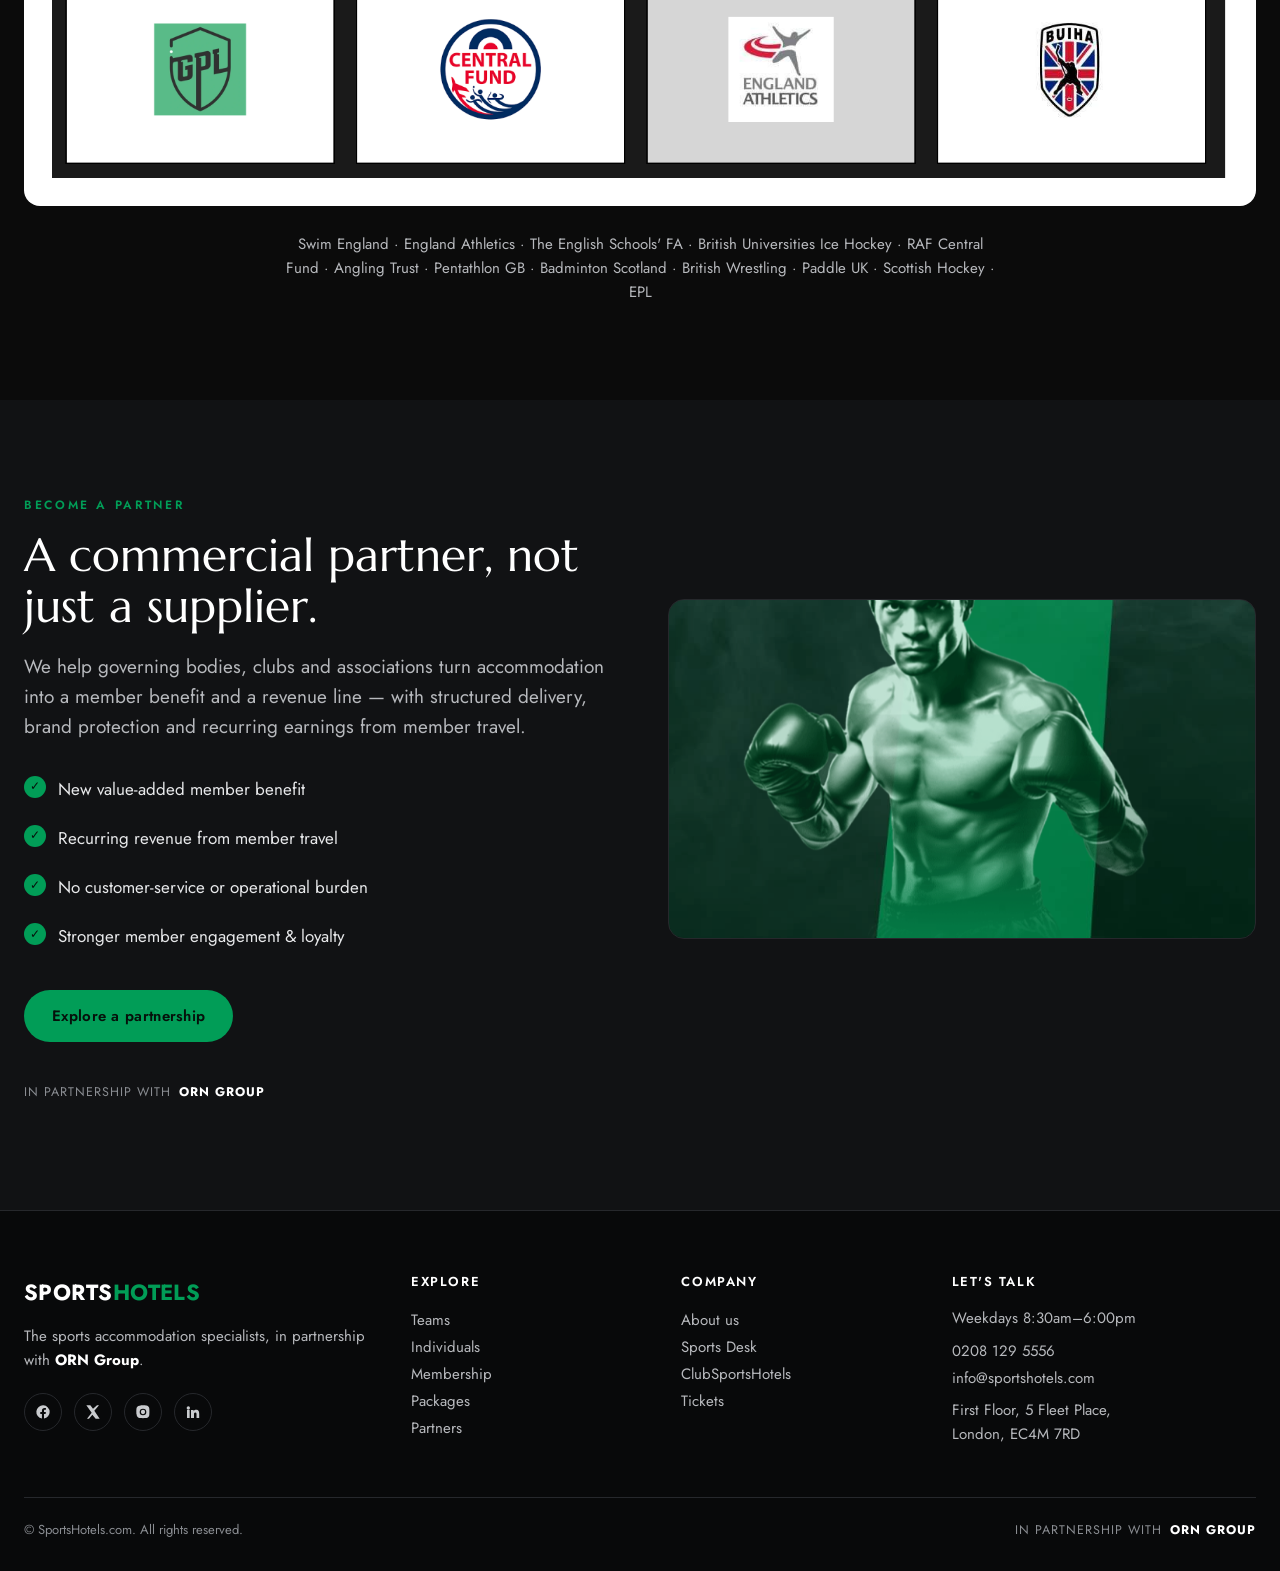
<file: partners.html>
<!DOCTYPE html>
<html lang="en-GB">
<head>
<meta charset="UTF-8">
<meta name="viewport" content="width=device-width, initial-scale=1">
<title>Partners — SportsHotels.com</title>
<meta name="description" content="Official accommodation partner to British sport. Become a SportsHotels travel partner — in partnership with ORN Group.">
<link rel="preconnect" href="https://fonts.googleapis.com">
<link rel="preconnect" href="https://fonts.gstatic.com" crossorigin>
<link href="https://fonts.googleapis.com/css2?family=Jost:wght@400;500;600;700&family=Marcellus&display=swap" rel="stylesheet">
<link rel="stylesheet" href="assets/style.css">
</head>
<body>
<!-- HEADER -->
<header class="site-head">
  <div class="wrap nav">
    <a class="brand" href="index.html">SPORTS<span class="dot">HOTELS</span></a>
    <ul class="nav-links">
      <li><a href="index.html">Home</a></li>
      <li><a href="teams.html">Teams</a></li>
      <li><a href="individuals.html">Individuals</a></li>
      <li><a href="membership.html">Membership</a></li>
      <li><a href="packages.html">Packages</a></li>
      <li><a href="partners.html" class="active">Partners</a></li>
      <li><a href="about.html">About</a></li>
      <li><a href="https://clubsportshotels.com/" target="_blank" class="club"><span class="c">Club</span>SportsHotels</a></li>
    </ul>
    <div class="nav-cta">
      <a href="contact.html" class="btn sm desk">Get in touch</a>
      <button class="burger" aria-label="Menu"><span></span><span></span><span></span></button>
    </div>
  </div>
</header>


<section class="phero" style="background-image:url('img/trophies.png')">
  <div class="wrap"><div class="crumbs"><a href="index.html">Home</a> · Partners</div><h1>Partners</h1></div>
</section>

<section class="sec"><div class="wrap">
 <div class="sec-head center reveal"><div class="eyebrow">Trusted by sport</div>
 <h2 class="big">Official accommodation partner to the organisations that shape British sport.</h2></div>
 <div class="logos reveal"><img src="img/partners-wall.png" alt="SportsHotels partners"></div>
 <p class="partner-names reveal">Swim England · England Athletics · The English Schools' FA · British Universities Ice Hockey · RAF Central Fund · Angling Trust · Pentathlon GB · Badminton Scotland · British Wrestling · Paddle UK · Scottish Hockey · EPL</p>
</div></section>
<section class="sec alt"><div class="wrap">
 <div class="split">
  <div class="txt reveal">
   <div class="eyebrow">Become a partner</div>
   <h2 class="big">A commercial partner, not just a supplier.</h2>
   <p class="lead">We help governing bodies, clubs and associations turn accommodation into a member benefit and a revenue line — with structured delivery, brand protection and recurring earnings from member travel.</p>
   <ul class="feature-list">
    <li>New value-added member benefit</li>
    <li>Recurring revenue from member travel</li>
    <li>No customer-service or operational burden</li>
    <li>Stronger member engagement &amp; loyalty</li>
   </ul>
   <div style="margin-top:28px"><a href="contact.html" class="btn">Explore a partnership</a></div>
  </div>
  <div class="media tint" style="background-image:url('img/athlete-green.png')"></div>
 </div>
 <p class="orn center" style="margin-top:40px;justify-content:center">In partnership with <b>ORN Group</b></p>
</div></section>

<!-- FOOTER -->
<footer class="foot">
  <div class="wrap">
    <div class="foot-grid">
      <div>
        <div class="brand">SPORTS<span class="dot">HOTELS</span></div>
        <p>The sports accommodation specialists, in partnership with <b style="color:#fff">ORN Group</b>.</p>
        <div class="social">
          <a href="https://www.facebook.com/sportshotelscom" aria-label="Facebook"><svg viewBox="0 0 24 24"><path d="M22 12a10 10 0 1 0-11.6 9.9v-7H7.9V12h2.5V9.8c0-2.5 1.5-3.9 3.8-3.9 1.1 0 2.2.2 2.2.2v2.5h-1.3c-1.2 0-1.6.8-1.6 1.6V12h2.8l-.4 2.9h-2.4v7A10 10 0 0 0 22 12z"/></svg></a>
          <a href="https://x.com/Sportshotels_" aria-label="X"><svg viewBox="0 0 24 24"><path d="M18 2h3l-7 8 8 12h-6l-5-6-5 6H3l7-9L2 2h6l4 5 6-5z"/></svg></a>
          <a href="https://www.instagram.com/sportshotels/" aria-label="Instagram"><svg viewBox="0 0 24 24"><path d="M12 2c2.7 0 3 0 4.1.1 1 0 1.7.2 2.3.4.6.3 1.1.6 1.6 1.1s.8 1 1.1 1.6c.2.6.4 1.3.4 2.3.1 1.1.1 1.4.1 4.1s0 3-.1 4.1c0 1-.2 1.7-.4 2.3a4.5 4.5 0 0 1-1.1 1.6 4.5 4.5 0 0 1-1.6 1.1c-.6.2-1.3.4-2.3.4-1.1.1-1.4.1-4.1.1s-3 0-4.1-.1c-1 0-1.7-.2-2.3-.4a4.5 4.5 0 0 1-1.6-1.1 4.5 4.5 0 0 1-1.1-1.6c-.2-.6-.4-1.3-.4-2.3C2 15 2 14.7 2 12s0-3 .1-4.1c0-1 .2-1.7.4-2.3A4.5 4.5 0 0 1 3.6 4a4.5 4.5 0 0 1 1.6-1.1c.6-.2 1.3-.4 2.3-.4C8.6 2 9 2 12 2zm0 5a5 5 0 1 0 0 10 5 5 0 0 0 0-10zm0 8.2a3.2 3.2 0 1 1 0-6.4 3.2 3.2 0 0 1 0 6.4zm5.3-8.4a1.2 1.2 0 1 1-2.4 0 1.2 1.2 0 0 1 2.4 0z"/></svg></a>
          <a href="https://uk.linkedin.com/company/sportshotels-com" aria-label="LinkedIn"><svg viewBox="0 0 24 24"><path d="M4.98 3.5A2.5 2.5 0 1 0 5 8.5a2.5 2.5 0 0 0 0-5zM3 9h4v12H3zM9 9h3.8v1.7h.1c.5-1 1.8-2 3.7-2 4 0 4.7 2.6 4.7 6V21h-4v-5.3c0-1.3 0-2.9-1.8-2.9s-2 1.4-2 2.8V21H9z"/></svg></a>
        </div>
      </div>
      <div>
        <h4>Explore</h4>
        <a href="teams.html">Teams</a><br>
        <a href="individuals.html">Individuals</a><br>
        <a href="membership.html">Membership</a><br>
        <a href="packages.html">Packages</a><br>
        <a href="partners.html">Partners</a>
      </div>
      <div>
        <h4>Company</h4>
        <a href="about.html">About us</a><br>
        <a href="contact.html">Sports Desk</a><br>
        <a href="https://clubsportshotels.com/" target="_blank">ClubSportsHotels</a><br>
        <a href="https://sportshotels.tickets-partners.com/" target="_blank">Tickets</a>
      </div>
      <div>
        <h4>Let's talk</h4>
        <p>Weekdays 8:30am–6:00pm</p>
        <a href="tel:02081295556">0208 129 5556</a><br>
        <a href="mailto:info@sportshotels.com">info@sportshotels.com</a>
        <p>First Floor, 5 Fleet Place,<br>London, EC4M 7RD</p>
      </div>
    </div>
    <div class="foot-bottom">
      <span>© SportsHotels.com. All rights reserved.</span>
      <span class="orn">In partnership with <b>ORN Group</b></span>
    </div>
  </div>
</footer>


<script src="assets/app.js"></script>
</body></html>
</file>
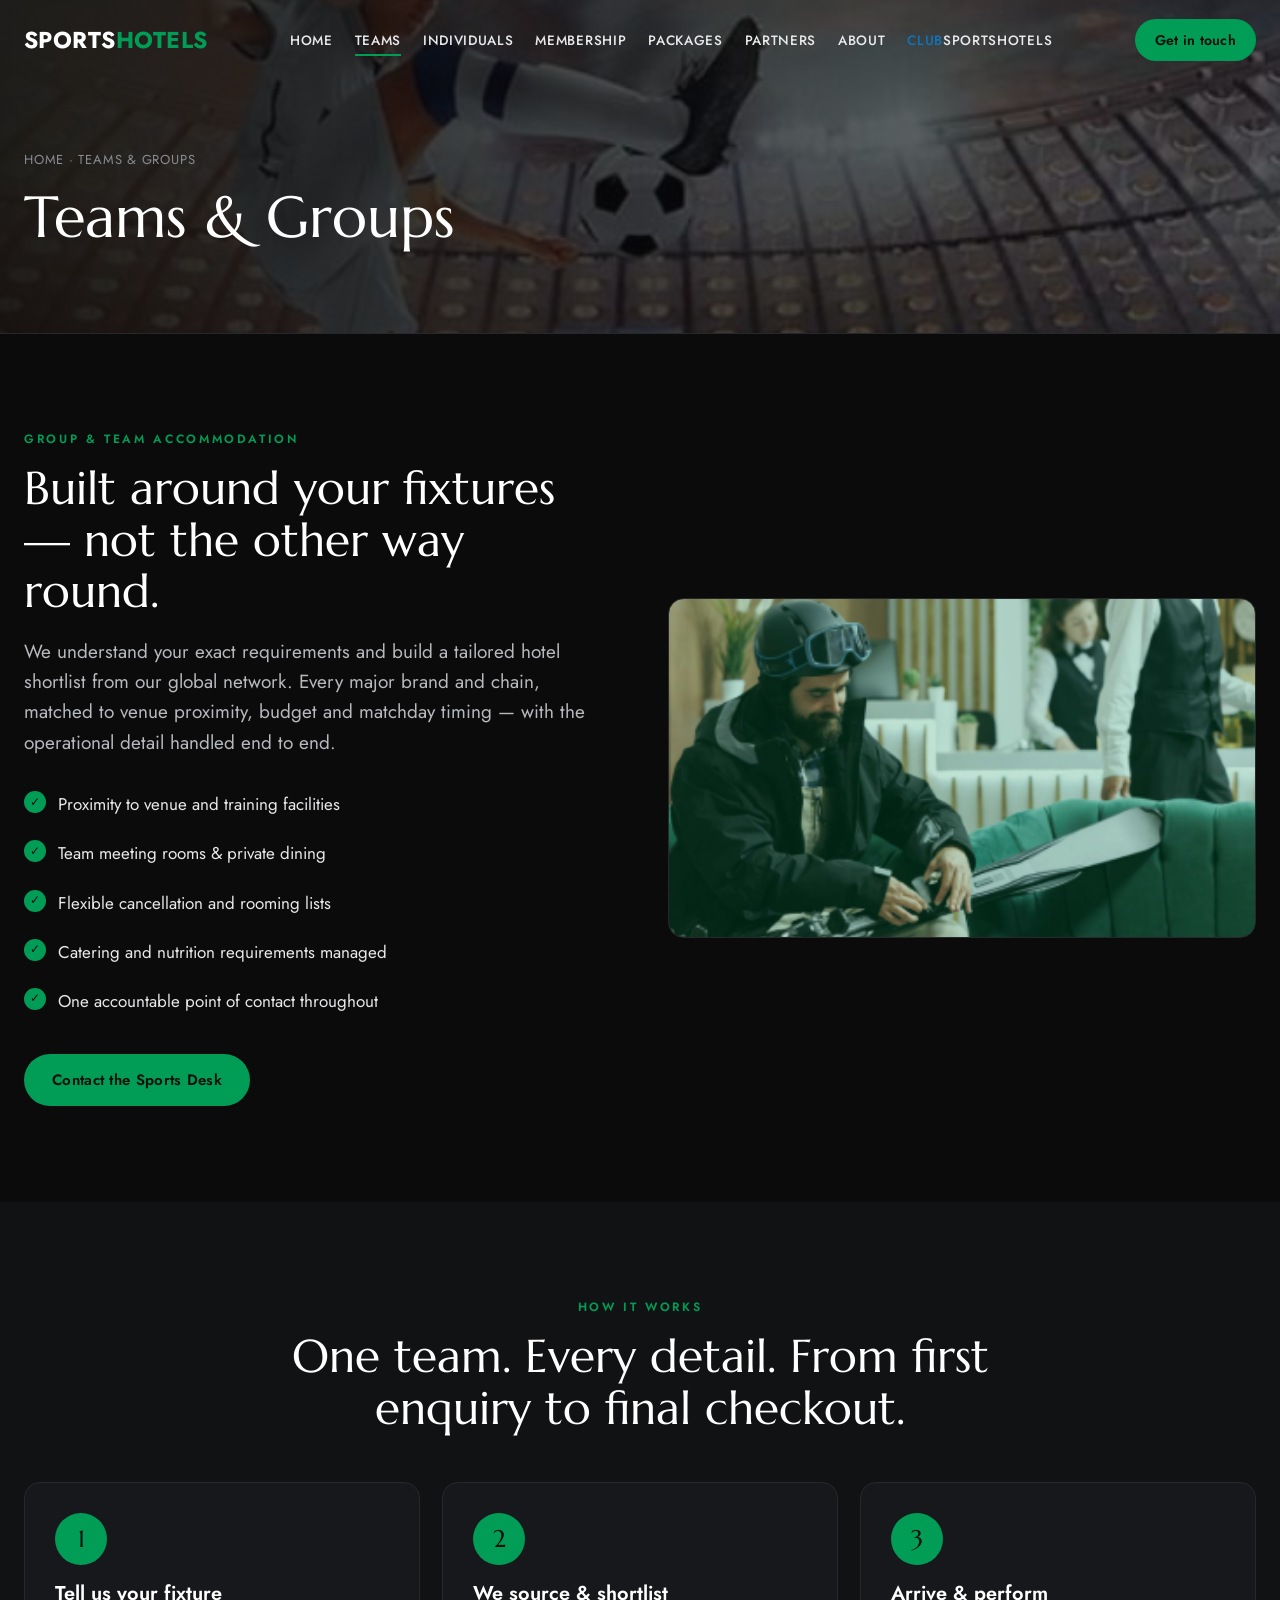
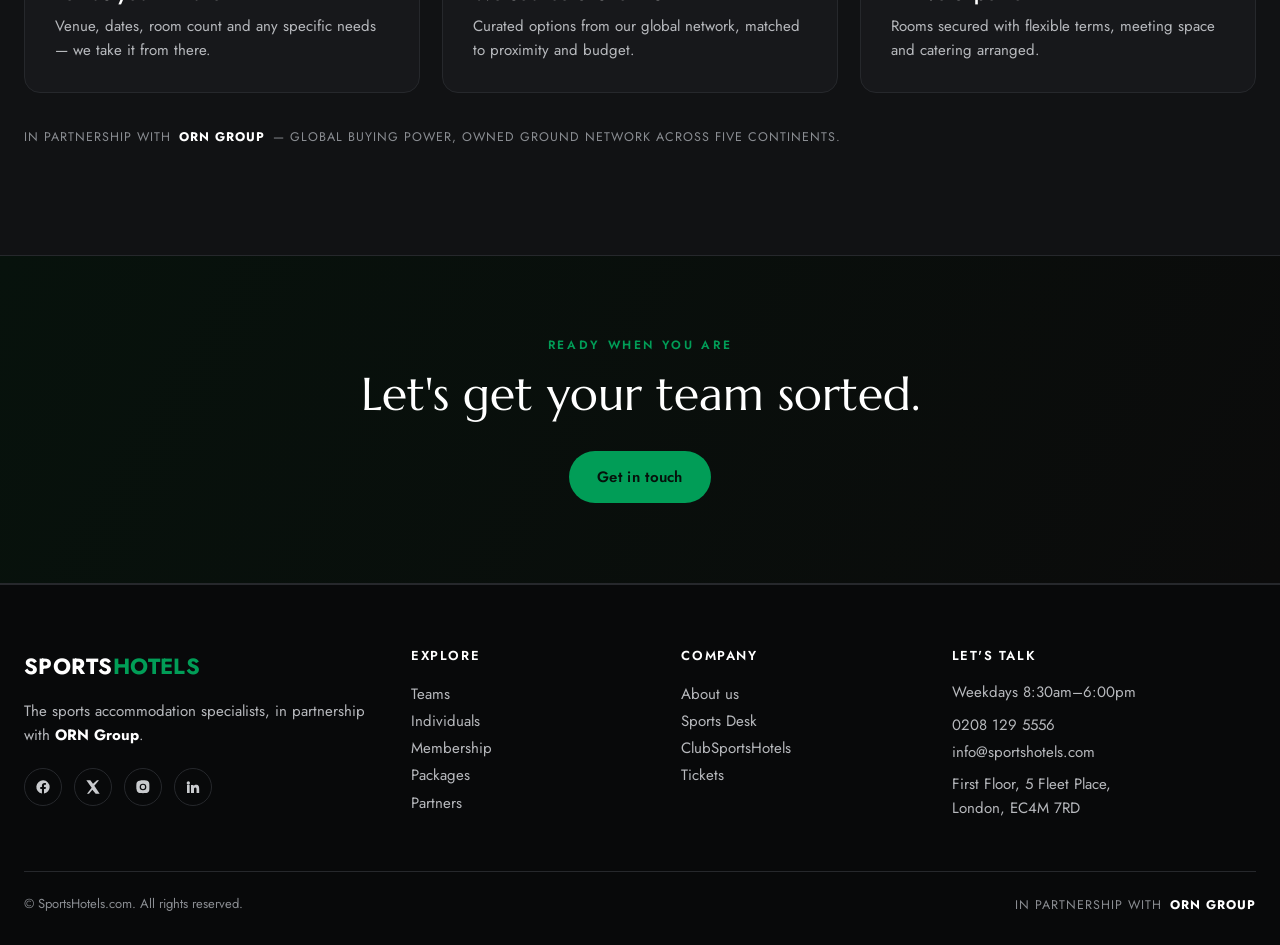
<file: teams.html>
<!DOCTYPE html>
<html lang="en-GB">
<head>
<meta charset="UTF-8">
<meta name="viewport" content="width=device-width, initial-scale=1">
<title>Teams & Groups — SportsHotels.com</title>
<meta name="description" content="Tailored group and team accommodation matched to venue, budget and matchday timing.">
<link rel="preconnect" href="https://fonts.googleapis.com">
<link rel="preconnect" href="https://fonts.gstatic.com" crossorigin>
<link href="https://fonts.googleapis.com/css2?family=Jost:wght@400;500;600;700&family=Marcellus&display=swap" rel="stylesheet">
<link rel="stylesheet" href="assets/style.css">
</head>
<body>
<!-- HEADER -->
<header class="site-head">
  <div class="wrap nav">
    <a class="brand" href="index.html">SPORTS<span class="dot">HOTELS</span></a>
    <ul class="nav-links">
      <li><a href="index.html">Home</a></li>
      <li><a href="teams.html" class="active">Teams</a></li>
      <li><a href="individuals.html">Individuals</a></li>
      <li><a href="membership.html">Membership</a></li>
      <li><a href="packages.html">Packages</a></li>
      <li><a href="partners.html">Partners</a></li>
      <li><a href="about.html">About</a></li>
      <li><a href="https://clubsportshotels.com/" target="_blank" class="club"><span class="c">Club</span>SportsHotels</a></li>
    </ul>
    <div class="nav-cta">
      <a href="contact.html" class="btn sm desk">Get in touch</a>
      <button class="burger" aria-label="Menu"><span></span><span></span><span></span></button>
    </div>
  </div>
</header>


<section class="phero" style="background-image:url('img/footballer.png')">
  <div class="wrap">
    <div class="crumbs"><a href="index.html">Home</a> · Teams &amp; Groups</div>
    <h1>Teams &amp; Groups</h1>
  </div>
</section>

<section class="sec">
 <div class="wrap">
  <div class="split">
   <div class="txt reveal">
    <div class="eyebrow">Group &amp; Team Accommodation</div>
    <h2 class="big">Built around your fixtures — not the other way round.</h2>
    <p class="lead">We understand your exact requirements and build a tailored hotel shortlist from our global network. Every major brand and chain, matched to venue proximity, budget and matchday timing — with the operational detail handled end to end.</p>
    <ul class="feature-list">
     <li>Proximity to venue and training facilities</li>
     <li>Team meeting rooms &amp; private dining</li>
     <li>Flexible cancellation and rooming lists</li>
     <li>Catering and nutrition requirements managed</li>
     <li>One accountable point of contact throughout</li>
    </ul>
    <div style="margin-top:28px"><a href="contact.html" class="btn">Contact the Sports Desk</a></div>
   </div>
   <div class="media tint" style="background-image:url('img/coach-red.png')"></div>
  </div>
 </div>
</section>
<section class="sec alt">
 <div class="wrap">
  <div class="sec-head center reveal"><div class="eyebrow">How it works</div><h2 class="big">One team. Every detail. From first enquiry to final checkout.</h2></div>
  <div class="steps">
   <div class="step reveal"><div class="b">1</div><h3>Tell us your fixture</h3><p>Venue, dates, room count and any specific needs — we take it from there.</p></div>
   <div class="step reveal"><div class="b">2</div><h3>We source &amp; shortlist</h3><p>Curated options from our global network, matched to proximity and budget.</p></div>
   <div class="step reveal"><div class="b">3</div><h3>Arrive &amp; perform</h3><p>Rooms secured with flexible terms, meeting space and catering arranged.</p></div>
  </div>
  <p class="orn center" style="margin-top:34px;justify-content:center">In partnership with <b>ORN Group</b> — global buying power, owned ground network across five continents.</p>
 </div>
</section>
<section class="cta"><div class="wrap reveal center"><div class="eyebrow">Ready when you are</div><h2 class="big">Let's get your team sorted.</h2><a href="contact.html" class="btn" style="margin-top:12px">Get in touch</a></div></section>

<!-- FOOTER -->
<footer class="foot">
  <div class="wrap">
    <div class="foot-grid">
      <div>
        <div class="brand">SPORTS<span class="dot">HOTELS</span></div>
        <p>The sports accommodation specialists, in partnership with <b style="color:#fff">ORN Group</b>.</p>
        <div class="social">
          <a href="https://www.facebook.com/sportshotelscom" aria-label="Facebook"><svg viewBox="0 0 24 24"><path d="M22 12a10 10 0 1 0-11.6 9.9v-7H7.9V12h2.5V9.8c0-2.5 1.5-3.9 3.8-3.9 1.1 0 2.2.2 2.2.2v2.5h-1.3c-1.2 0-1.6.8-1.6 1.6V12h2.8l-.4 2.9h-2.4v7A10 10 0 0 0 22 12z"/></svg></a>
          <a href="https://x.com/Sportshotels_" aria-label="X"><svg viewBox="0 0 24 24"><path d="M18 2h3l-7 8 8 12h-6l-5-6-5 6H3l7-9L2 2h6l4 5 6-5z"/></svg></a>
          <a href="https://www.instagram.com/sportshotels/" aria-label="Instagram"><svg viewBox="0 0 24 24"><path d="M12 2c2.7 0 3 0 4.1.1 1 0 1.7.2 2.3.4.6.3 1.1.6 1.6 1.1s.8 1 1.1 1.6c.2.6.4 1.3.4 2.3.1 1.1.1 1.4.1 4.1s0 3-.1 4.1c0 1-.2 1.7-.4 2.3a4.5 4.5 0 0 1-1.1 1.6 4.5 4.5 0 0 1-1.6 1.1c-.6.2-1.3.4-2.3.4-1.1.1-1.4.1-4.1.1s-3 0-4.1-.1c-1 0-1.7-.2-2.3-.4a4.5 4.5 0 0 1-1.6-1.1 4.5 4.5 0 0 1-1.1-1.6c-.2-.6-.4-1.3-.4-2.3C2 15 2 14.7 2 12s0-3 .1-4.1c0-1 .2-1.7.4-2.3A4.5 4.5 0 0 1 3.6 4a4.5 4.5 0 0 1 1.6-1.1c.6-.2 1.3-.4 2.3-.4C8.6 2 9 2 12 2zm0 5a5 5 0 1 0 0 10 5 5 0 0 0 0-10zm0 8.2a3.2 3.2 0 1 1 0-6.4 3.2 3.2 0 0 1 0 6.4zm5.3-8.4a1.2 1.2 0 1 1-2.4 0 1.2 1.2 0 0 1 2.4 0z"/></svg></a>
          <a href="https://uk.linkedin.com/company/sportshotels-com" aria-label="LinkedIn"><svg viewBox="0 0 24 24"><path d="M4.98 3.5A2.5 2.5 0 1 0 5 8.5a2.5 2.5 0 0 0 0-5zM3 9h4v12H3zM9 9h3.8v1.7h.1c.5-1 1.8-2 3.7-2 4 0 4.7 2.6 4.7 6V21h-4v-5.3c0-1.3 0-2.9-1.8-2.9s-2 1.4-2 2.8V21H9z"/></svg></a>
        </div>
      </div>
      <div>
        <h4>Explore</h4>
        <a href="teams.html">Teams</a><br>
        <a href="individuals.html">Individuals</a><br>
        <a href="membership.html">Membership</a><br>
        <a href="packages.html">Packages</a><br>
        <a href="partners.html">Partners</a>
      </div>
      <div>
        <h4>Company</h4>
        <a href="about.html">About us</a><br>
        <a href="contact.html">Sports Desk</a><br>
        <a href="https://clubsportshotels.com/" target="_blank">ClubSportsHotels</a><br>
        <a href="https://sportshotels.tickets-partners.com/" target="_blank">Tickets</a>
      </div>
      <div>
        <h4>Let's talk</h4>
        <p>Weekdays 8:30am–6:00pm</p>
        <a href="tel:02081295556">0208 129 5556</a><br>
        <a href="mailto:info@sportshotels.com">info@sportshotels.com</a>
        <p>First Floor, 5 Fleet Place,<br>London, EC4M 7RD</p>
      </div>
    </div>
    <div class="foot-bottom">
      <span>© SportsHotels.com. All rights reserved.</span>
      <span class="orn">In partnership with <b>ORN Group</b></span>
    </div>
  </div>
</footer>


<script src="assets/app.js"></script>
</body>
</html>
</file>
<file: assets/style.css>
/* SportsHotels.com — modern rebuild
   Brand: green #019D57, club blue #1074BB, near-black #0B0B0B
   Fonts: Marcellus (display), Jost (body) */

:root{
  --green:#019D57; --green-d:#017a44; --blue:#1074BB;
  --bg:#0b0b0b; --bg2:#111214; --card:#17181b; --line:#26282c;
  --white:#ffffff; --grey:#b7b9bd; --lgrey:#8a8d92;
  --maxw:1340px; --radius:16px;
  --shadow:0 20px 60px rgba(0,0,0,.45);
}
*{box-sizing:border-box}
html{scroll-behavior:smooth}
body{
  margin:0;background:var(--bg);color:var(--white);
  font-family:'Jost',system-ui,sans-serif;font-size:17px;line-height:1.6;
  -webkit-font-smoothing:antialiased;overflow-x:hidden;
}
h1,h2,h3,h4{font-family:'Marcellus',Georgia,serif;font-weight:400;line-height:1.12;margin:0 0 .4em}
a{color:inherit;text-decoration:none}
img{max-width:100%;display:block}
.wrap{max-width:var(--maxw);margin:0 auto;padding:0 24px}
.green{color:var(--green)} .blue{color:var(--blue)}
.center{text-align:center}
.eyebrow{font-family:'Jost';font-weight:600;letter-spacing:.22em;text-transform:uppercase;
  font-size:12px;color:var(--green);margin-bottom:14px}
.lead{color:var(--grey);font-size:19px;max-width:62ch}
.btn{display:inline-flex;align-items:center;gap:.5em;background:var(--green);color:#06110b;
  font-family:'Jost';font-weight:600;padding:14px 28px;border-radius:50px;border:0;cursor:pointer;
  font-size:15px;letter-spacing:.02em;transition:transform .15s ease,background .2s ease}
.btn:hover{background:#00b463;transform:translateY(-2px)}
.btn.ghost{background:transparent;color:#fff;border:1.5px solid rgba(255,255,255,.28)}
.btn.ghost:hover{border-color:var(--green);color:var(--green);background:transparent}
.btn.blue{background:var(--blue);color:#fff}
.btn.blue:hover{background:#1f86d4}
.btn.sm{padding:10px 20px;font-size:14px}

/* ---------- HEADER ---------- */
.site-head{position:fixed;top:0;left:0;right:0;z-index:100;
  transition:background .3s ease,backdrop-filter .3s ease,border-color .3s;
  border-bottom:1px solid transparent}
.site-head.scrolled{background:rgba(8,8,9,.86);backdrop-filter:blur(14px);border-bottom-color:var(--line)}
.nav{display:flex;align-items:center;justify-content:space-between;gap:20px;height:80px}
.brand{font-family:'Jost';font-weight:700;letter-spacing:.02em;font-size:23px;white-space:nowrap;flex-shrink:0}
.brand .dot{color:var(--green)}
.nav-links{display:flex;align-items:center;gap:22px;list-style:none;margin:0;padding:0;flex:1;justify-content:center}
.nav-links a{font-family:'Jost';font-weight:500;font-size:13.5px;letter-spacing:.05em;
  text-transform:uppercase;color:#e9eaec;position:relative;padding:6px 0;white-space:nowrap}
.nav-links a:after{content:"";position:absolute;left:0;right:100%;bottom:0;height:2px;background:var(--green);transition:right .28s ease}
.nav-links a:hover:after,.nav-links a.active:after{right:0}
.nav-links a.club .c{color:var(--blue)}
.nav-cta{display:flex;align-items:center;gap:14px;flex-shrink:0}
.burger{display:none;flex-direction:column;gap:5px;background:0;border:0;cursor:pointer;padding:8px}
.burger span{width:26px;height:2px;background:#fff;transition:.25s}
@media(max-width:1180px){
  .nav-links{position:fixed;inset:80px 0 auto 0;background:#0c0d0f;flex-direction:column;
    align-items:flex-start;gap:0;padding:12px 24px 26px;border-bottom:1px solid var(--line);
    transform:translateY(-140%);transition:transform .35s ease;height:auto;justify-content:flex-start}
  .nav-links.open{transform:translateY(0)}
  .nav-links a{width:100%;padding:14px 0;border-bottom:1px solid #1b1c1f;font-size:15px}
  .nav-links a:after{display:none}
  .burger{display:flex}
  .nav-cta .btn.desk{display:none}
}

/* ---------- HERO ---------- */
.hero{position:relative;min-height:92vh;display:flex;align-items:center;
  background:#000 center/cover no-repeat;padding:120px 0 60px;overflow:hidden}
.hero:before{content:"";position:absolute;inset:0;
  background:linear-gradient(90deg,rgba(6,6,7,.92) 0%,rgba(6,6,7,.72) 42%,rgba(6,6,7,.35) 100%)}
.hero-grad{position:absolute;top:0;bottom:0;right:6%;width:120px;transform:skewX(-9deg);
  background:linear-gradient(180deg,var(--green),transparent);opacity:.5;filter:blur(2px)}
.hero .wrap{position:relative;z-index:2;width:100%}
.hero h1{font-size:clamp(40px,6vw,76px);letter-spacing:-.01em;margin-bottom:.25em}
.hero .lead{font-size:clamp(17px,2vw,21px);margin-bottom:34px}
.hero-tag{display:inline-block;font-family:'Jost';font-weight:600;letter-spacing:.14em;
  text-transform:uppercase;font-size:12.5px;color:#eafff4;background:rgba(1,157,87,.16);
  border:1px solid rgba(1,157,87,.4);padding:8px 16px;border-radius:50px;margin-bottom:22px}

/* ---------- BOOKING WIDGET ---------- */
.booking{position:relative;z-index:3;margin-top:38px;background:rgba(10,12,11,.72);
  backdrop-filter:blur(10px);border:1px solid rgba(1,157,87,.55);border-radius:20px;
  padding:22px;max-width:920px;box-shadow:var(--shadow)}
.booking h3{font-family:'Jost';font-weight:600;font-size:13px;letter-spacing:.14em;
  text-transform:uppercase;color:var(--green);margin:0 0 14px}
.bk-grid{display:grid;grid-template-columns:1.4fr 1fr 1fr .8fr auto;gap:12px;align-items:end}
.bk-field{display:flex;flex-direction:column;gap:6px;text-align:left}
.bk-field label{font-family:'Jost';font-size:12px;font-weight:600;letter-spacing:.08em;
  text-transform:uppercase;color:var(--grey)}
.bk-field input,.bk-field select{background:rgba(255,255,255,.03);border:1px solid var(--green);
  color:#fff;border-radius:12px;padding:13px 14px;font-family:'Jost';font-size:15px;width:100%}
.bk-field input::placeholder{color:#8f9297}
.bk-field input:focus,.bk-field select:focus{outline:none;border-color:#00c46a;background:rgba(1,157,87,.08)}
.bk-field select option{background:#111}
.bk-go{height:49px}
@media(max-width:880px){.bk-grid{grid-template-columns:1fr 1fr}.bk-go{grid-column:1/-1}.booking{padding:18px}}

/* ---------- SECTIONS ---------- */
section{position:relative}
.sec{padding:96px 0}
.sec.tight{padding:72px 0}
.sec-head{max-width:70ch;margin-bottom:48px}
.sec-head.center{margin-inline:auto}
h2.big{font-size:clamp(30px,4vw,46px)}
.alt{background:var(--bg2)}

/* stat strip */
.stats{display:grid;grid-template-columns:repeat(4,1fr);gap:20px}
.stat{background:var(--card);border:1px solid var(--line);border-radius:var(--radius);padding:30px 26px}
.stat .n{font-family:'Marcellus';font-size:44px;color:var(--green);line-height:1}
.stat .l{font-family:'Jost';font-size:12.5px;letter-spacing:.1em;text-transform:uppercase;color:var(--grey);margin-top:10px}
@media(max-width:820px){.stats{grid-template-columns:repeat(2,1fr)}}

/* offer cards */
.grid{display:grid;gap:22px}
.grid.g4{grid-template-columns:repeat(4,1fr)}
.grid.g3{grid-template-columns:repeat(3,1fr)}
.grid.g2{grid-template-columns:repeat(2,1fr)}
@media(max-width:980px){.grid.g4,.grid.g3{grid-template-columns:repeat(2,1fr)}}
@media(max-width:640px){.grid.g4,.grid.g3,.grid.g2{grid-template-columns:1fr}}
.card{background:var(--card);border:1px solid var(--line);border-radius:var(--radius);
  padding:30px;transition:transform .2s ease,border-color .2s ease}
.card:hover{transform:translateY(-4px);border-color:rgba(1,157,87,.5)}
.card .ico{width:52px;height:52px;border-radius:13px;background:rgba(1,157,87,.12);
  display:flex;align-items:center;justify-content:center;margin-bottom:18px}
.card .ico svg{width:26px;height:26px;stroke:var(--green);fill:none;stroke-width:1.7}
.card h3{font-size:22px;margin-bottom:.5em}
.card p{color:var(--grey);font-size:15.5px;margin:0}
.card .num{font-family:'Marcellus';font-size:15px;color:var(--green);letter-spacing:.1em}

/* package cards */
.pkg{background:var(--card);border:1px solid var(--line);border-radius:var(--radius);overflow:hidden;
  display:flex;flex-direction:column;transition:transform .2s,border-color .2s}
.pkg:hover{transform:translateY(-4px);border-color:rgba(1,157,87,.5)}
.pkg .ph{height:172px;background:#1c1e22 center/cover;position:relative;
  display:flex;align-items:flex-end;padding:14px}
.pkg .tagpill{background:var(--green);color:#06110b;font-family:'Jost';font-weight:600;
  font-size:12px;letter-spacing:.06em;padding:6px 12px;border-radius:50px}
.pkg .pc{padding:22px 22px 26px}
.pkg h3{font-size:20px;margin-bottom:.35em;color:#fff}
.pkg .loc{font-family:'Jost';font-size:12px;letter-spacing:.1em;text-transform:uppercase;color:var(--green);margin-bottom:12px}
.pkg ul{list-style:none;margin:0;padding:0}
.pkg li{color:var(--grey);font-size:14.5px;padding:3px 0 3px 20px;position:relative}
.pkg li:before{content:"";position:absolute;left:0;top:11px;width:7px;height:7px;border-radius:50%;background:var(--green)}

/* split feature */
.split{display:grid;grid-template-columns:1fr 1fr;gap:56px;align-items:center}
.split.rev .txt{order:2}
@media(max-width:900px){.split{grid-template-columns:1fr;gap:32px}.split.rev .txt{order:0}}
.media{border-radius:var(--radius);overflow:hidden;border:1px solid var(--line);position:relative;min-height:340px;background:#141517 center/cover}
.media.tint:after{content:"";position:absolute;inset:0;background:rgba(1,157,87,.22)}
.feature-list{list-style:none;margin:22px 0 0;padding:0}
.feature-list li{padding:11px 0 11px 34px;position:relative;color:#e7e8ea}
.feature-list li:before{content:"✓";position:absolute;left:0;top:11px;width:22px;height:22px;border-radius:50%;
  background:var(--green);color:#06110b;font-size:12px;font-weight:700;display:flex;align-items:center;justify-content:center}

/* club credit band */
.band{background:linear-gradient(135deg,#062b1a,#0b0b0b 60%);border:1px solid rgba(1,157,87,.4);
  border-radius:22px;padding:48px}
.credit{display:grid;grid-template-columns:repeat(4,1fr);gap:18px;margin-top:8px}
.credit .c{background:rgba(255,255,255,.02);border:1px solid rgba(1,157,87,.5);border-radius:14px;padding:24px}
.credit .c .big{font-family:'Marcellus';font-size:40px;color:var(--green);line-height:1}
.credit .c .lab{font-family:'Jost';font-size:11.5px;letter-spacing:.08em;text-transform:uppercase;color:var(--grey);margin-top:8px}
@media(max-width:820px){.credit{grid-template-columns:repeat(2,1fr)}.band{padding:32px 24px}}

/* steps */
.steps{display:grid;grid-template-columns:repeat(3,1fr);gap:22px}
@media(max-width:820px){.steps{grid-template-columns:1fr}}
.step{background:var(--card);border:1px solid var(--line);border-radius:var(--radius);padding:30px}
.step .b{width:52px;height:52px;border-radius:50%;background:var(--green);color:#06110b;
  font-family:'Marcellus';font-size:24px;display:flex;align-items:center;justify-content:center;margin-bottom:18px}
.step h3{font-size:20px;font-family:'Jost';font-weight:600}
.step p{color:var(--grey);font-size:15px;margin:0}

/* partners */
.logos{background:#fff;border-radius:var(--radius);padding:28px;overflow:hidden}
.logos img{width:100%;height:auto}
.partner-names{color:var(--grey);text-align:center;max-width:80ch;margin:26px auto 0;font-size:15px}

/* CTA */
.cta{background:linear-gradient(120deg,#07120c,#0b0b0b);border-top:1px solid var(--line);border-bottom:1px solid var(--line)}
.cta .wrap{padding:80px 24px;text-align:center}

/* in partnership badge */
.orn{display:inline-flex;align-items:center;gap:8px;font-family:'Jost';font-size:12.5px;
  letter-spacing:.08em;color:var(--lgrey);text-transform:uppercase}
.orn b{color:#fff;font-weight:700}

/* ---------- FOOTER ---------- */
.foot{background:#08090a;border-top:1px solid var(--line);padding:64px 0 30px}
.foot-grid{display:grid;grid-template-columns:1.5fr 1fr 1fr 1.3fr;gap:36px}
@media(max-width:820px){.foot-grid{grid-template-columns:1fr 1fr}}
@media(max-width:520px){.foot-grid{grid-template-columns:1fr}}
.foot h4{font-family:'Jost';font-weight:600;font-size:13px;letter-spacing:.12em;text-transform:uppercase;color:#fff;margin-bottom:16px}
.foot a,.foot p{color:var(--grey);font-size:15px;margin:7px 0}
.foot a:hover{color:var(--green)}
.foot .brand{font-size:22px;margin-bottom:14px}
.foot small{color:var(--lgrey)}
.foot-bottom{display:flex;justify-content:space-between;gap:16px;flex-wrap:wrap;
  border-top:1px solid var(--line);margin-top:44px;padding-top:22px;font-size:13px;color:var(--lgrey)}
.social{display:flex;gap:12px;margin-top:14px}
.social a{width:38px;height:38px;border:1px solid var(--line);border-radius:50%;
  display:flex;align-items:center;justify-content:center}
.social a:hover{border-color:var(--green);background:rgba(1,157,87,.1)}
.social svg{width:16px;height:16px;fill:#c9cbce}

/* reveal on scroll */
.reveal{opacity:0;transform:translateY(24px);transition:opacity .7s ease,transform .7s ease}
.reveal.in{opacity:1;transform:none}

/* page hero (inner pages) */
.phero{padding:150px 0 60px;background:#0c0d0f center/cover;position:relative;border-bottom:1px solid var(--line)}
.phero:before{content:"";position:absolute;inset:0;background:linear-gradient(90deg,rgba(8,8,9,.9),rgba(8,8,9,.55))}
.phero .wrap{position:relative;z-index:2}
.phero h1{font-size:clamp(34px,5vw,58px)}
.crumbs{font-family:'Jost';font-size:13px;letter-spacing:.06em;text-transform:uppercase;color:var(--lgrey);margin-bottom:14px}
.crumbs a:hover{color:var(--green)}
</file>
